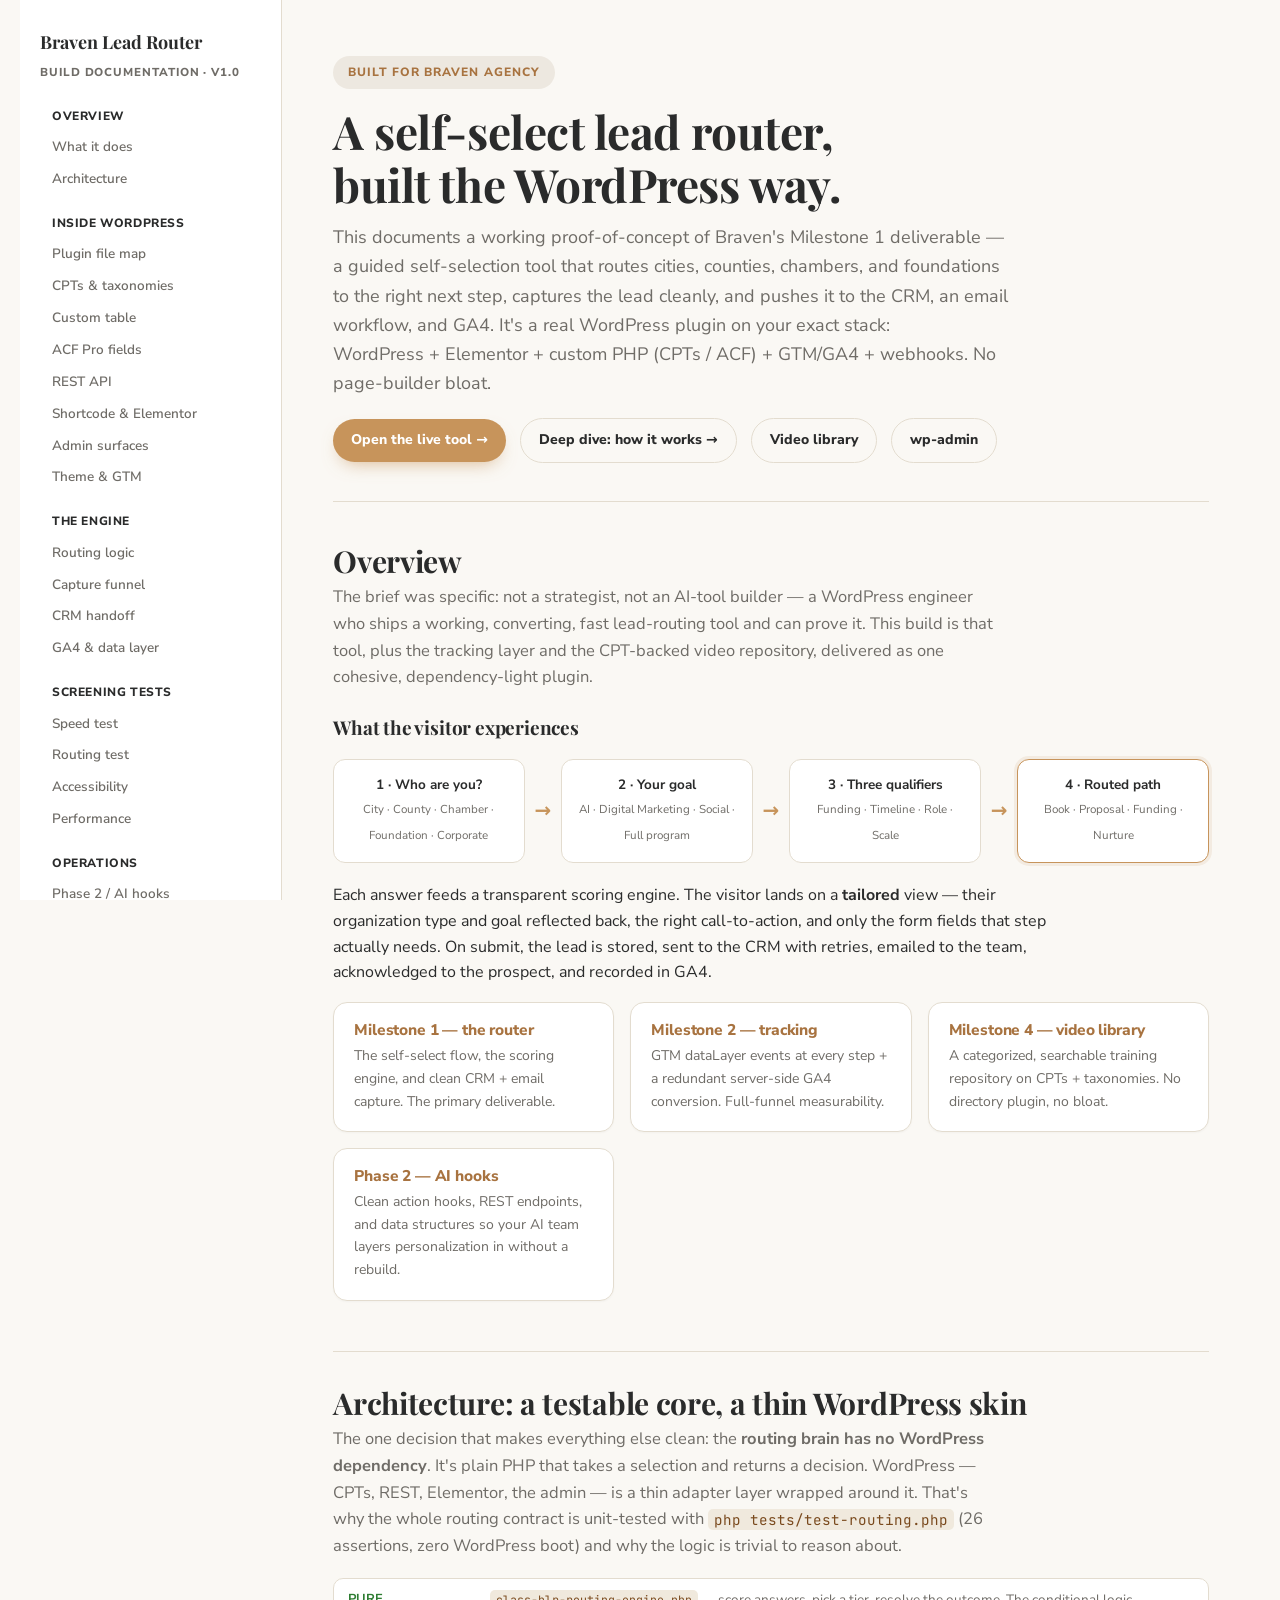
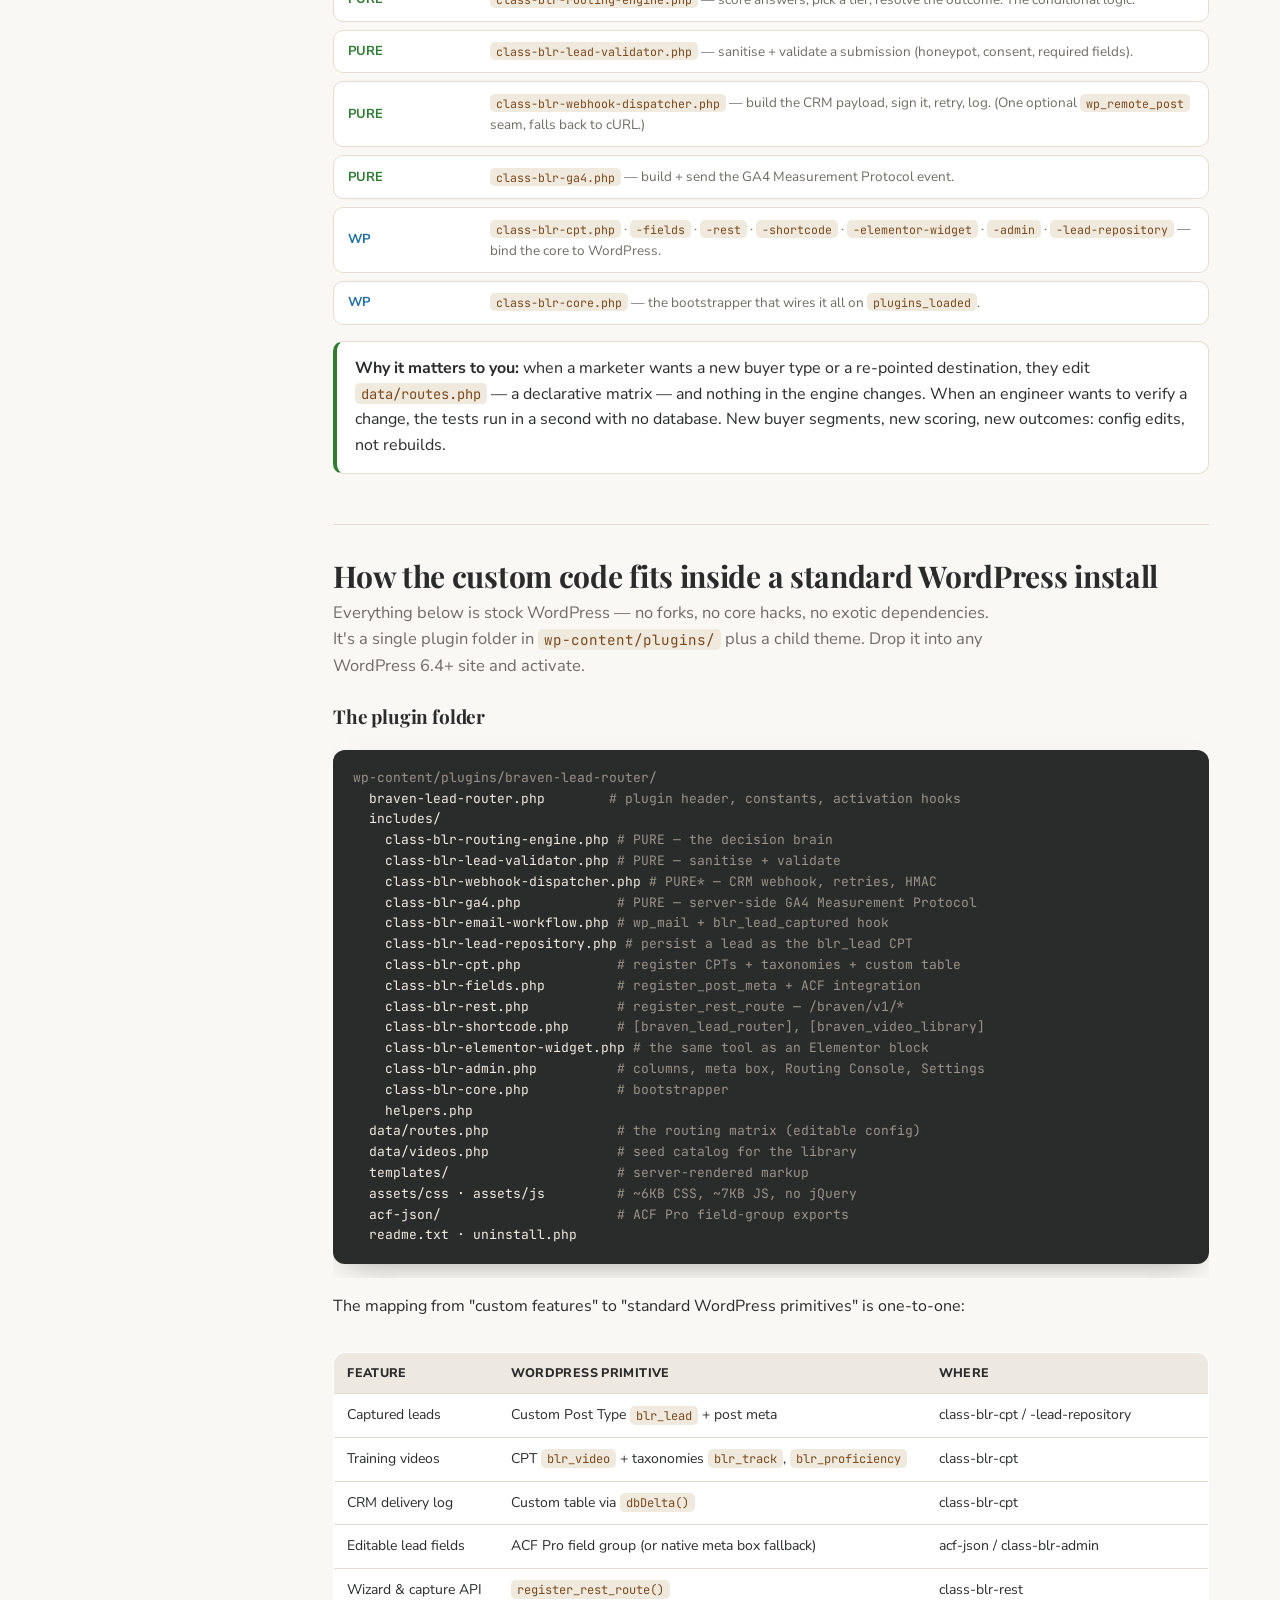
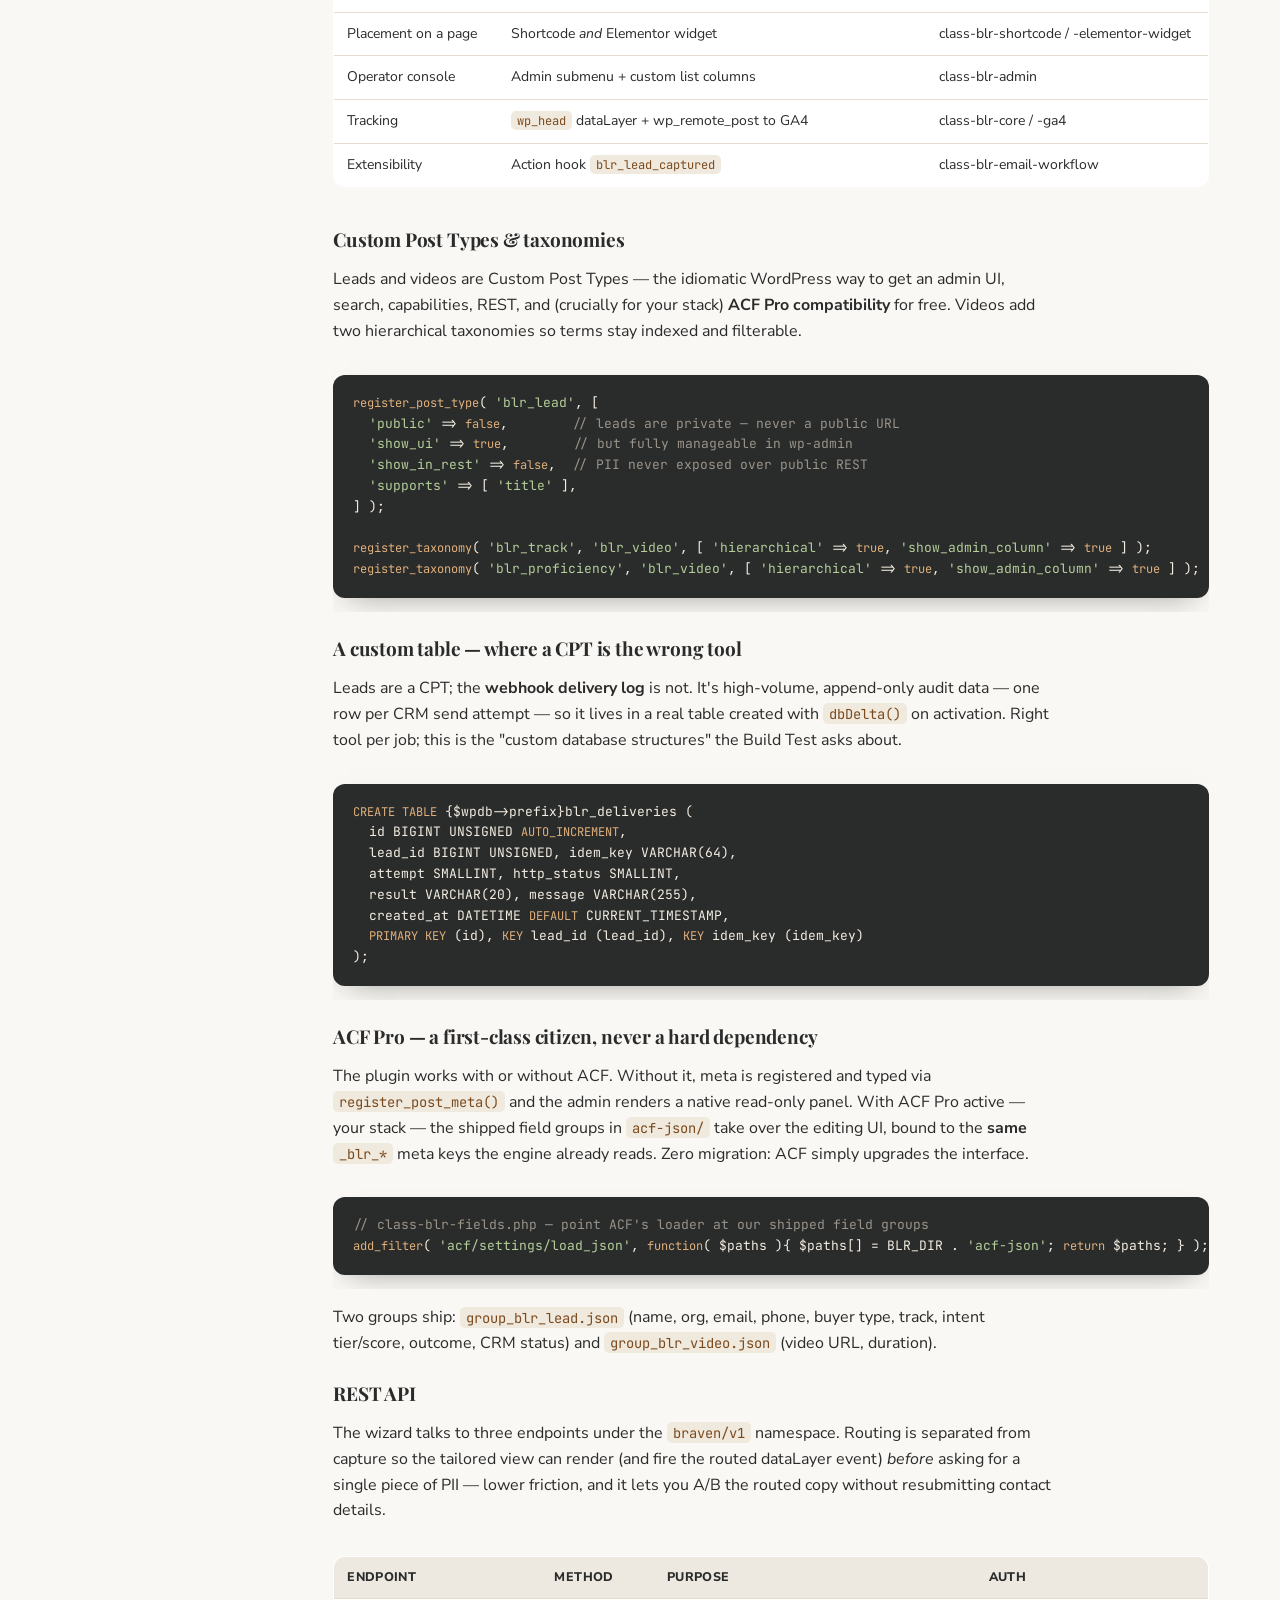
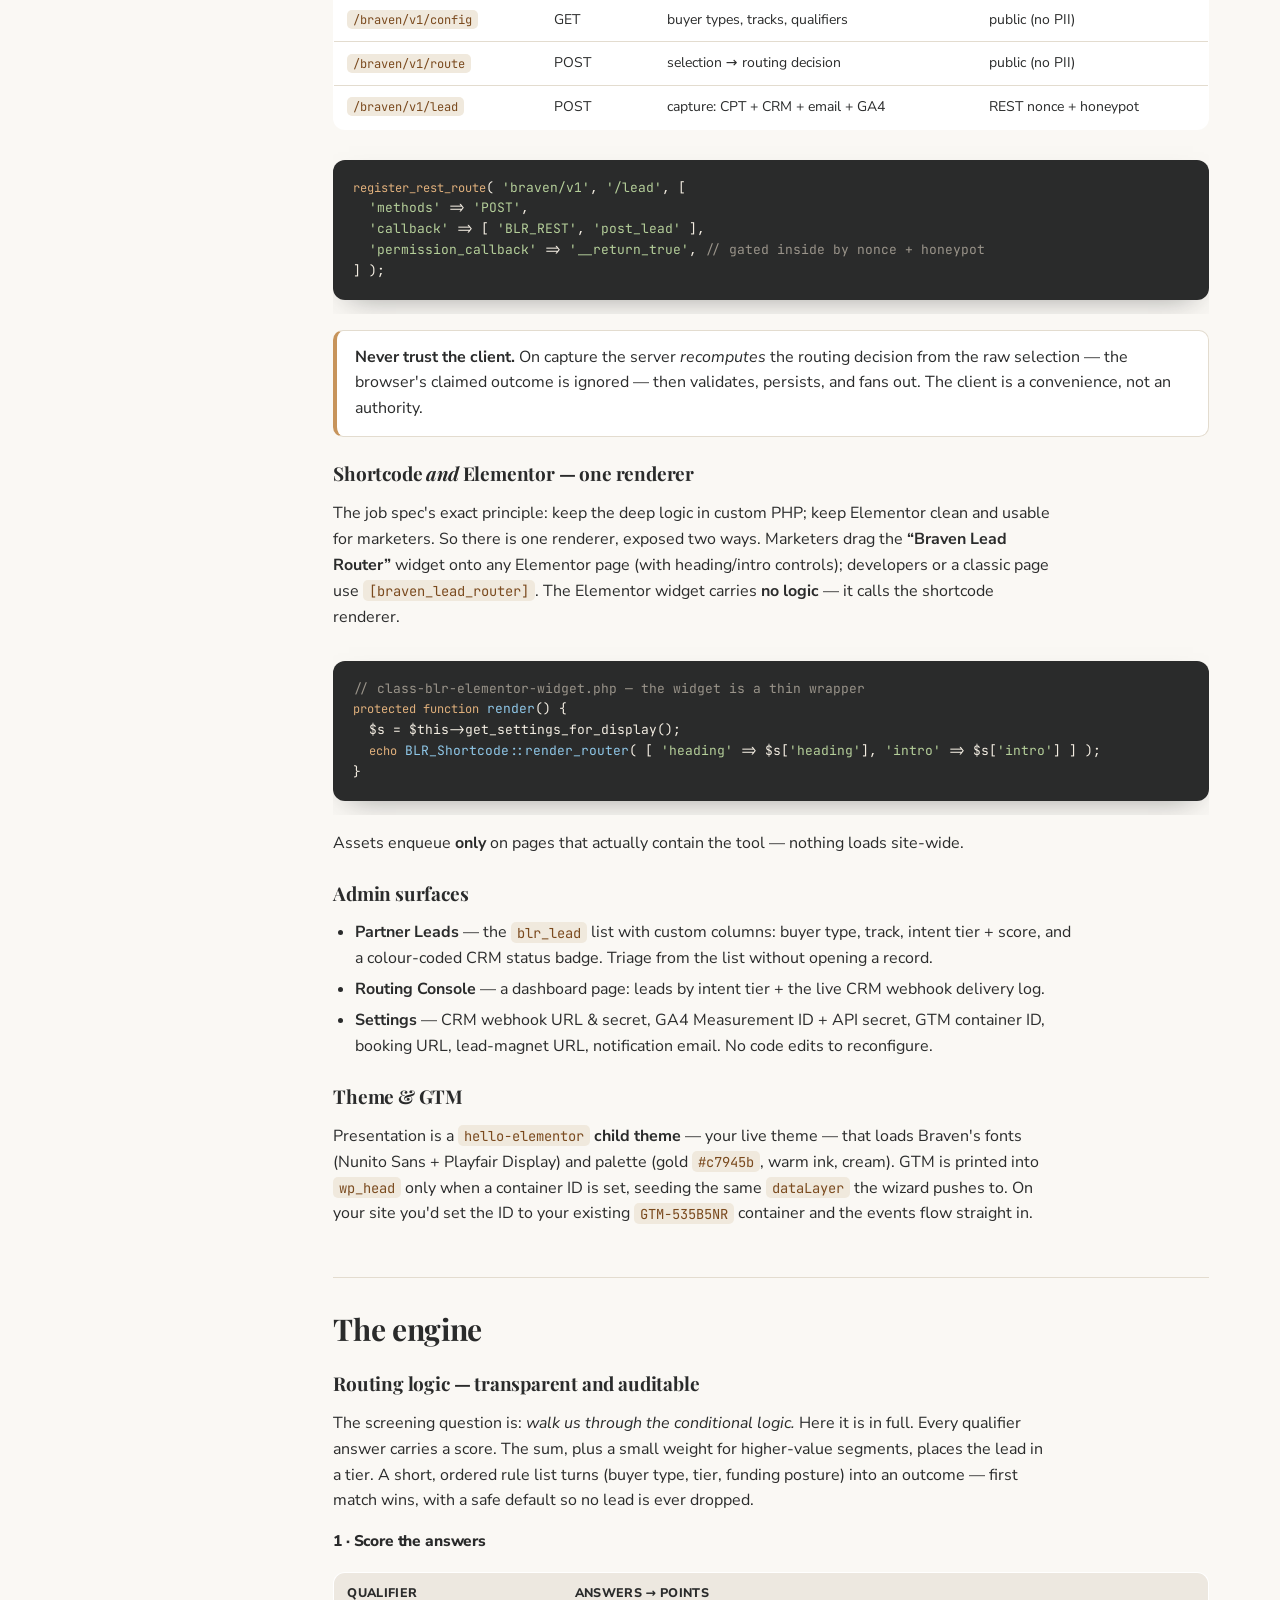
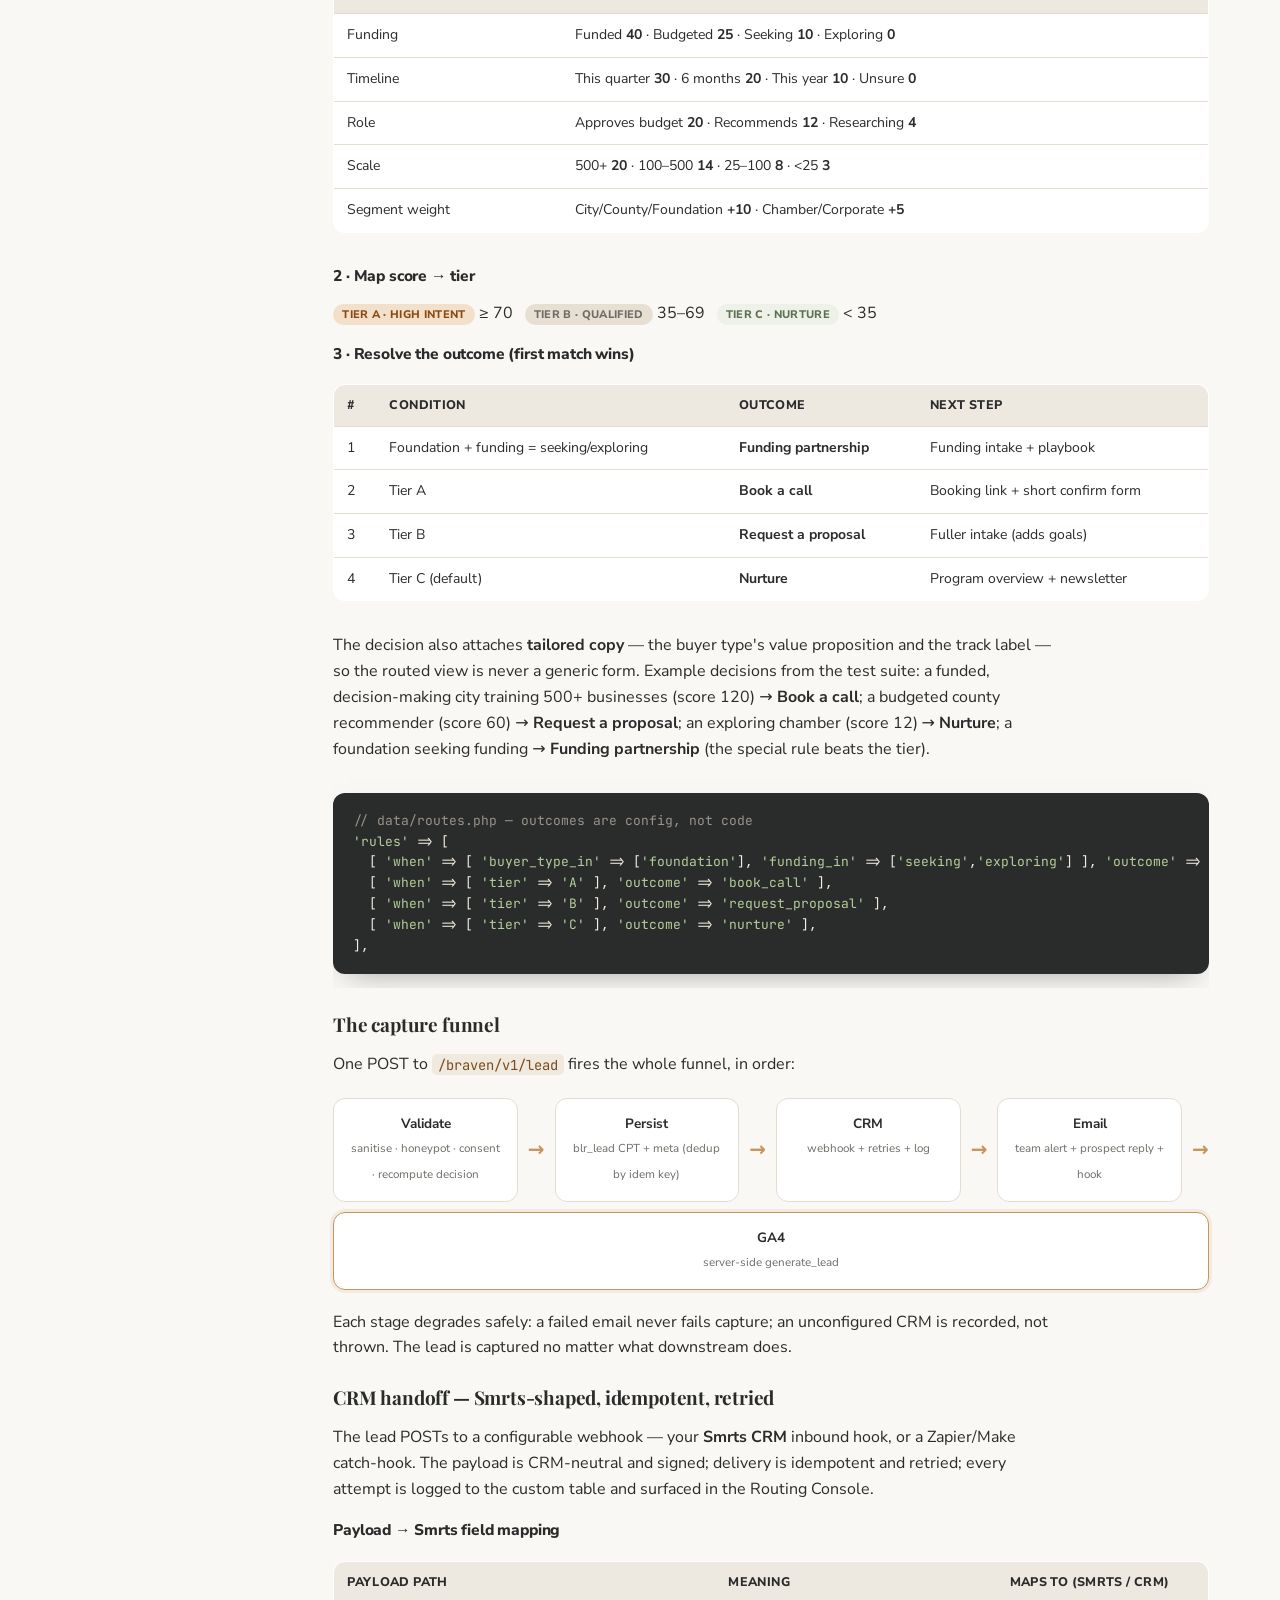
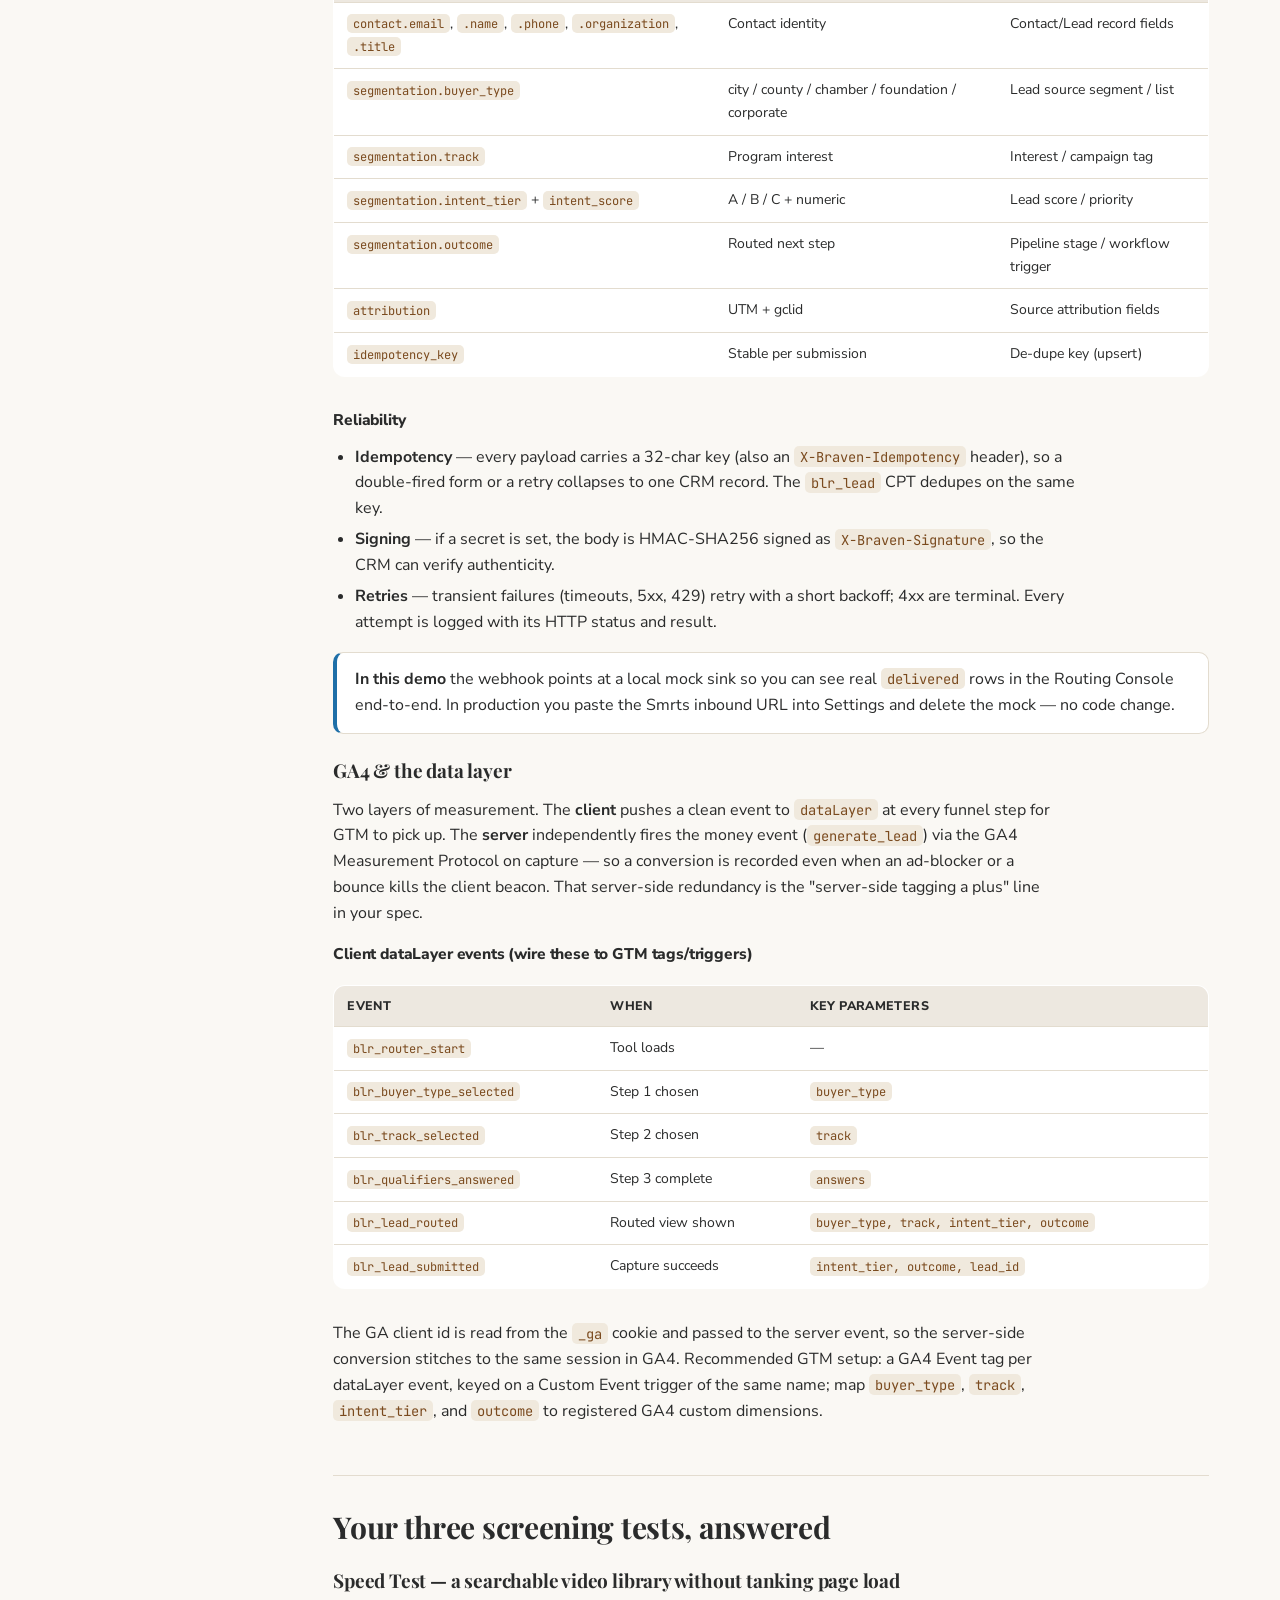
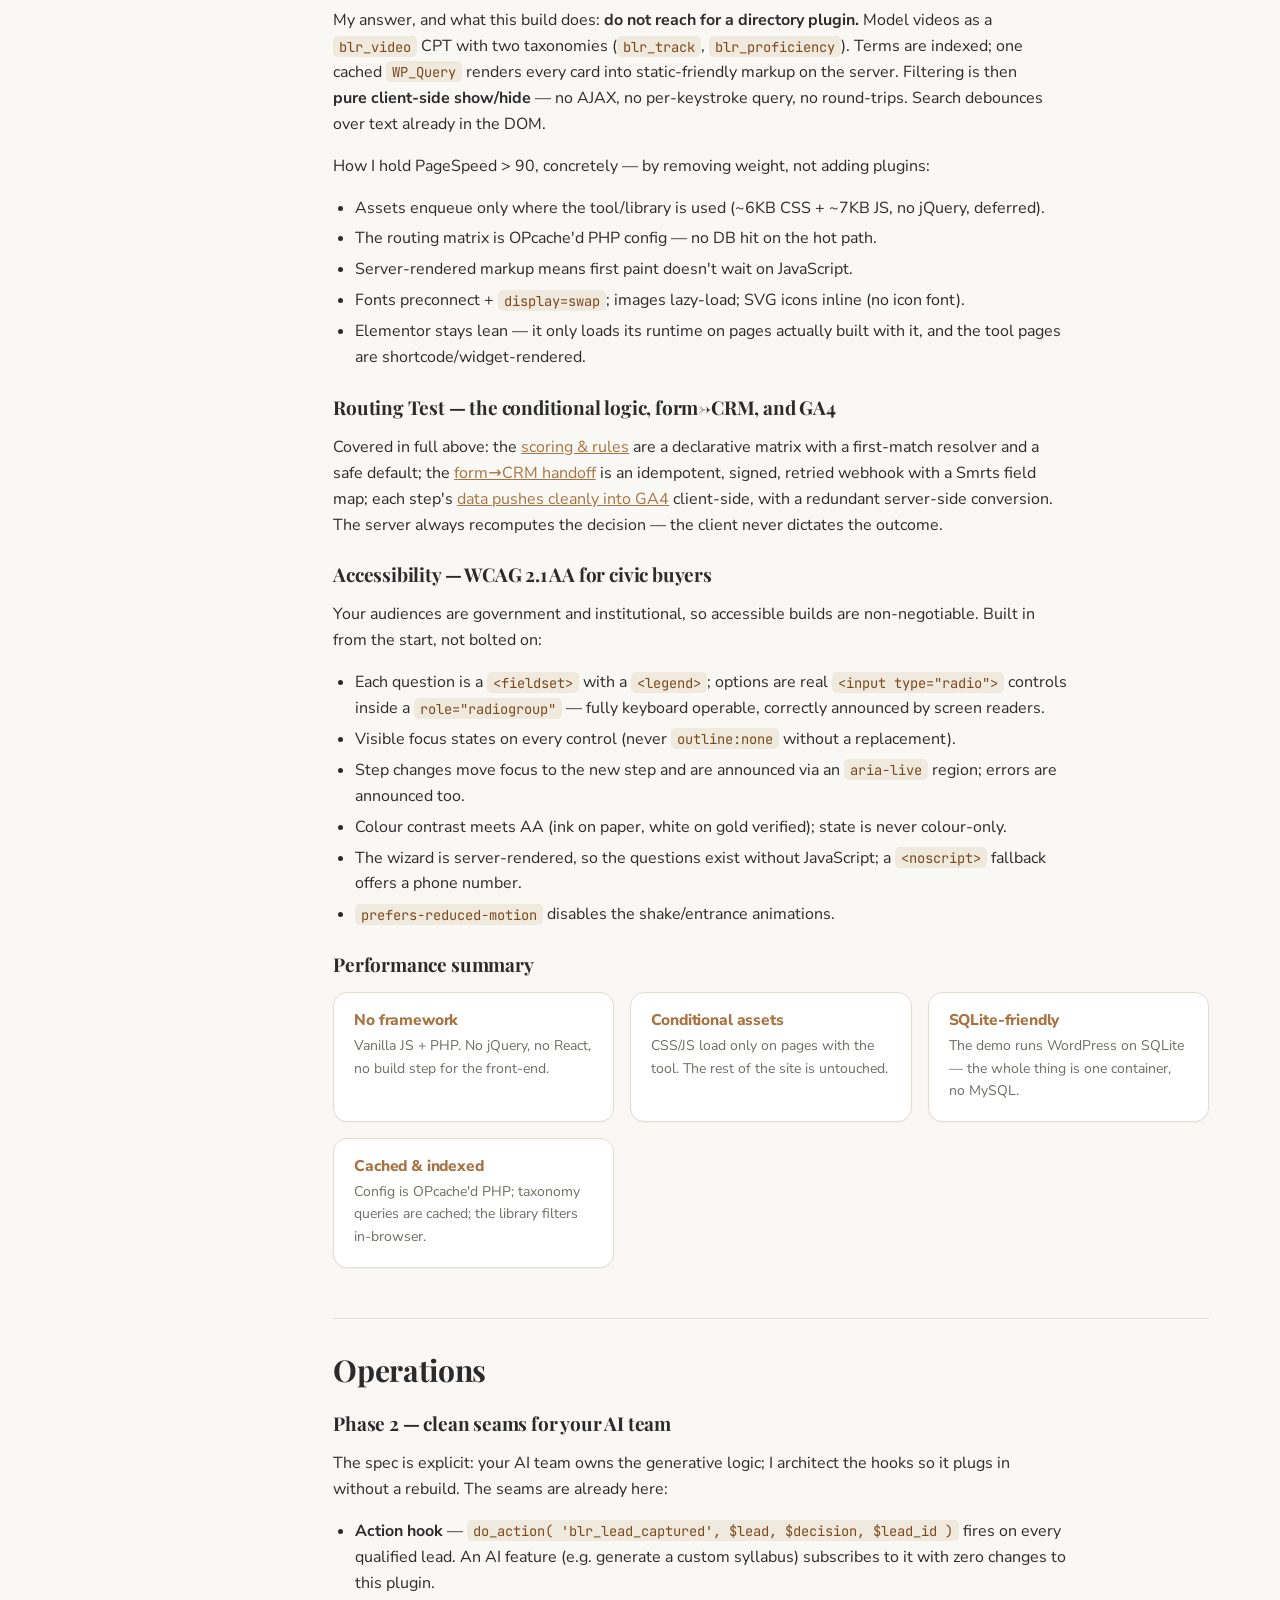
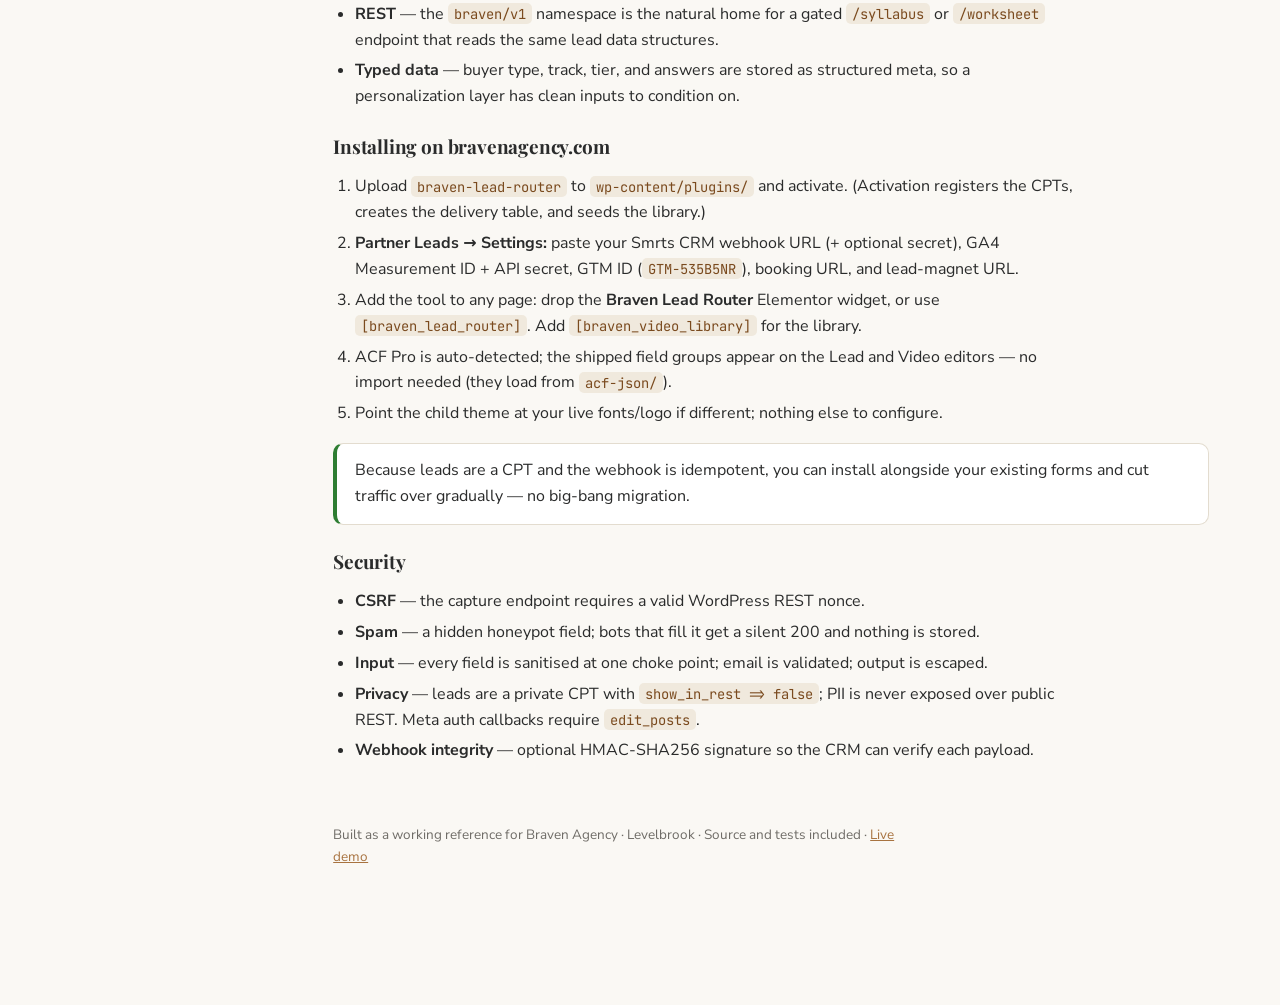
<file: docs/index.html>
<!DOCTYPE html>
<html lang="en">
<head>
<meta charset="utf-8">
<meta name="viewport" content="width=device-width, initial-scale=1">
<title>Braven Lead Router — Build Documentation</title>
<meta name="robots" content="noindex">
<link rel="preconnect" href="https://fonts.gstatic.com" crossorigin>
<link href="https://fonts.googleapis.com/css2?family=Nunito+Sans:wght@300;400;600;700;800&family=Playfair+Display:wght@500;600;700&family=JetBrains+Mono:wght@400;600&display=swap" rel="stylesheet">
<style>
:root{
  --gold:#c7945b; --gold-dk:#a87340; --tan:#ddb07c; --ink:#2a2b2b; --ink-soft:#6f6c67;
  --cream:#ede8e0; --paper:#faf8f4; --line:#e3dccf; --code-bg:#2a2b2b; --code-fg:#f3ede2;
  --ok:#2e7d32; --blue:#1e6fa8;
}
*{box-sizing:border-box}
html{scroll-behavior:smooth}
body{margin:0;font-family:'Nunito Sans',system-ui,-apple-system,'Segoe UI',sans-serif;color:var(--ink);background:var(--paper);line-height:1.62;-webkit-font-smoothing:antialiased}
h1,h2,h3,h4{font-family:'Playfair Display',Georgia,serif;color:var(--ink);line-height:1.15;letter-spacing:-.01em}
a{color:var(--gold-dk)}
code,kbd,pre,.mono{font-family:'JetBrains Mono',ui-monospace,Menlo,monospace}
:not(pre)>code{background:#f0e9dd;color:#7a4a1e;padding:1.5px 6px;border-radius:5px;font-size:.86em}
pre{background:var(--code-bg);color:var(--code-fg);border-radius:12px;padding:18px 20px;overflow-x:auto;font-size:13px;line-height:1.6;margin:14px 0;box-shadow:0 12px 30px -16px rgba(42,43,43,.5)}
pre .c{color:#9a948a}/* comment */
pre .k{color:#e0b07c}/* keyword */
pre .s{color:#b5cf9a}/* string */
pre .f{color:#8fc7e8}/* function/name */

/* layout */
.wrap{display:grid;grid-template-columns:262px minmax(0,1fr);max-width:1240px;margin:0 auto;gap:0}
.side{position:sticky;top:0;align-self:start;height:100vh;overflow-y:auto;padding:28px 20px 40px;border-right:1px solid var(--line);background:#fff}
.side__brand{display:flex;align-items:center;gap:10px;margin-bottom:6px}
.side__brand b{font-family:'Playfair Display',serif;font-size:18px}
.side__tag{font-size:11.5px;color:var(--ink-soft);text-transform:uppercase;letter-spacing:.08em;font-weight:800;margin-bottom:20px}
.side nav a{display:block;color:var(--ink-soft);text-decoration:none;font-size:13.5px;font-weight:600;padding:5px 10px;border-radius:7px;border-left:2px solid transparent}
.side nav a:hover{color:var(--ink);background:var(--paper)}
.side nav a.h2{margin-top:14px;color:var(--ink);font-weight:800;font-size:12px;text-transform:uppercase;letter-spacing:.05em}
.main{padding:0 clamp(20px,4vw,64px) 90px;min-width:0}

/* hero */
.hero{padding:56px 0 30px;border-bottom:1px solid var(--line);margin-bottom:8px}
.eyebrow{display:inline-block;font-size:12px;font-weight:800;letter-spacing:.09em;text-transform:uppercase;color:var(--gold-dk);background:var(--cream);padding:7px 15px;border-radius:999px;margin-bottom:16px}
.hero h1{font-size:clamp(30px,5vw,46px);margin:0 0 12px;max-width:20ch}
.hero p{font-size:18px;color:var(--ink-soft);max-width:62ch;margin:0 0 20px}
.hero .links a{display:inline-block;margin-right:10px;margin-bottom:8px;font-weight:800;font-size:14px;text-decoration:none;padding:10px 18px;border-radius:999px}
.btn-gold{background:var(--gold);color:#fff!important;box-shadow:0 8px 18px -8px rgba(199,148,91,.7)}
.btn-ghost{border:1.5px solid var(--line);color:var(--ink)!important}

section{padding:34px 0;border-bottom:1px solid var(--line)}
section:last-child{border-bottom:0}
section>h2{font-size:clamp(23px,3.4vw,30px);margin:0 0 6px;scroll-margin-top:18px}
.lead{color:var(--ink-soft);font-size:16.5px;max-width:66ch;margin:0 0 18px}
h3{font-size:19px;margin:26px 0 8px}
h4{font-size:15.5px;margin:18px 0 6px;font-family:'Nunito Sans',sans-serif;font-weight:800}
p,li{max-width:72ch}
ul,ol{padding-left:22px}
li{margin:5px 0}

.grid2{display:grid;grid-template-columns:repeat(auto-fit,minmax(250px,1fr));gap:16px;margin:16px 0}
.card{background:#fff;border:1px solid var(--line);border-radius:14px;padding:18px 20px;box-shadow:0 1px 2px rgba(42,43,43,.03)}
.card h4{margin-top:0;color:var(--gold-dk)}
.card p{font-size:14px;color:var(--ink-soft);margin:0}

.callout{background:#fff;border:1px solid var(--line);border-left:4px solid var(--gold);border-radius:10px;padding:14px 18px;margin:16px 0}
.callout.ok{border-left-color:var(--ok)}
.callout.info{border-left-color:var(--blue)}
.callout b{color:var(--ink)}

table{width:100%;border-collapse:collapse;margin:16px 0;font-size:14px;background:#fff;border:1px solid var(--line);border-radius:12px;overflow:hidden}
th,td{text-align:left;padding:10px 13px;border-bottom:1px solid var(--line);vertical-align:top}
th{background:var(--cream);font-weight:800;font-size:12.5px;text-transform:uppercase;letter-spacing:.03em;color:var(--ink)}
tr:last-child td{border-bottom:0}
td code{white-space:nowrap}
.scroll{overflow-x:auto}

.pill{display:inline-block;font-size:11px;font-weight:800;padding:2px 9px;border-radius:999px;background:var(--cream);color:var(--gold-dk);text-transform:uppercase;letter-spacing:.03em}
.tag-a{background:#f3e0cb;color:#8a4b12}
.tag-b{background:#e7e0d2;color:#6f6c67}
.tag-c{background:#eef1ea;color:#5b7150}

/* flow diagram */
.flow{display:flex;flex-wrap:wrap;align-items:stretch;gap:10px;margin:20px 0}
.flow .node{flex:1 1 150px;min-width:130px;background:#fff;border:1.5px solid var(--line);border-radius:12px;padding:14px;text-align:center;position:relative}
.flow .node b{display:block;font-size:13.5px}
.flow .node span{font-size:11.5px;color:var(--ink-soft)}
.flow .node.hot{border-color:var(--gold);box-shadow:0 0 0 3px rgba(199,148,91,.12)}
.arrow{align-self:center;color:var(--gold);font-weight:800;font-size:20px}
.layer{display:grid;gap:8px;margin:16px 0}
.layer .row{display:grid;grid-template-columns:130px 1fr;gap:12px;align-items:center;background:#fff;border:1px solid var(--line);border-radius:10px;padding:10px 14px}
.layer .row b{font-size:13px}
.layer .row.pure b{color:var(--ok)} .layer .row.wp b{color:var(--blue)}
.layer .row span{font-size:13.5px;color:var(--ink-soft)}
.k{font-size:12px;color:var(--ink-soft)}
.foot{padding:30px 0 0;color:var(--ink-soft);font-size:13.5px}
@media(max-width:860px){.wrap{grid-template-columns:1fr}.side{display:none}}
</style>
</head>
<body>
<div class="wrap">
<aside class="side">
  <div class="side__brand"><b>Braven Lead Router</b></div>
  <div class="side__tag">Build Documentation · v1.0</div>
  <nav>
    <a class="h2" href="#overview">Overview</a>
    <a href="#what">What it does</a>
    <a href="#architecture">Architecture</a>
    <a class="h2" href="#wp">Inside WordPress</a>
    <a href="#files">Plugin file map</a>
    <a href="#cpt">CPTs &amp; taxonomies</a>
    <a href="#table">Custom table</a>
    <a href="#acf">ACF Pro fields</a>
    <a href="#rest">REST API</a>
    <a href="#shortcode">Shortcode &amp; Elementor</a>
    <a href="#admin">Admin surfaces</a>
    <a href="#theme">Theme &amp; GTM</a>
    <a class="h2" href="#engine">The engine</a>
    <a href="#routing">Routing logic</a>
    <a href="#funnel">Capture funnel</a>
    <a href="#crm">CRM handoff</a>
    <a href="#ga4">GA4 &amp; data layer</a>
    <a class="h2" href="#tests">Screening tests</a>
    <a href="#speed">Speed test</a>
    <a href="#routetest">Routing test</a>
    <a href="#a11y">Accessibility</a>
    <a href="#perf">Performance</a>
    <a class="h2" href="#ops">Operations</a>
    <a href="#phase2">Phase 2 / AI hooks</a>
    <a href="#install">Install on bravenagency.com</a>
    <a href="#security">Security</a>
  </nav>
</aside>

<main class="main">

  <div class="hero">
    <span class="eyebrow">Built for Braven Agency</span>
    <h1>A self-select lead router, built the WordPress way.</h1>
    <p>This documents a working proof-of-concept of Braven's Milestone&nbsp;1 deliverable — a
      guided self-selection tool that routes cities, counties, chambers, and foundations to the
      right next step, captures the lead cleanly, and pushes it to the CRM, an email workflow, and
      GA4. It's a real WordPress plugin on your exact stack: WordPress&nbsp;+&nbsp;Elementor&nbsp;+&nbsp;custom
      PHP (CPTs&nbsp;/&nbsp;ACF)&nbsp;+&nbsp;GTM/GA4&nbsp;+&nbsp;webhooks. No page-builder bloat.</p>
    <div class="links">
      <a class="btn-gold" href="https://braven-demo.levelbrook.com/">Open the live tool →</a>
      <a class="btn-ghost" href="how-it-works.html">Deep dive: how it works →</a>
      <a class="btn-ghost" href="https://braven-demo.levelbrook.com/training-library/">Video library</a>
      <a class="btn-ghost" href="https://braven-demo.levelbrook.com/wp-admin/">wp-admin</a>
    </div>
  </div>

  <!-- OVERVIEW -->
  <section id="overview">
    <h2>Overview</h2>
    <p class="lead">The brief was specific: not a strategist, not an AI-tool builder — a WordPress
      engineer who ships a working, converting, fast lead-routing tool and can prove it. This build is
      that tool, plus the tracking layer and the CPT-backed video repository, delivered as one cohesive,
      dependency-light plugin.</p>

    <div id="what"></div>
    <h3>What the visitor experiences</h3>
    <div class="flow">
      <div class="node"><b>1 · Who are you?</b><span>City · County · Chamber · Foundation · Corporate</span></div>
      <span class="arrow">→</span>
      <div class="node"><b>2 · Your goal</b><span>AI · Digital Marketing · Social · Full program</span></div>
      <span class="arrow">→</span>
      <div class="node"><b>3 · Three qualifiers</b><span>Funding · Timeline · Role · Scale</span></div>
      <span class="arrow">→</span>
      <div class="node hot"><b>4 · Routed path</b><span>Book · Proposal · Funding · Nurture</span></div>
    </div>
    <p>Each answer feeds a transparent scoring engine. The visitor lands on a <b>tailored</b> view —
      their organization type and goal reflected back, the right call-to-action, and only the form
      fields that step actually needs. On submit, the lead is stored, sent to the CRM with retries,
      emailed to the team, acknowledged to the prospect, and recorded in GA4.</p>

    <div class="grid2">
      <div class="card"><h4>Milestone 1 — the router</h4><p>The self-select flow, the scoring engine, and clean CRM + email capture. The primary deliverable.</p></div>
      <div class="card"><h4>Milestone 2 — tracking</h4><p>GTM dataLayer events at every step + a redundant server-side GA4 conversion. Full-funnel measurability.</p></div>
      <div class="card"><h4>Milestone 4 — video library</h4><p>A categorized, searchable training repository on CPTs + taxonomies. No directory plugin, no bloat.</p></div>
      <div class="card"><h4>Phase 2 — AI hooks</h4><p>Clean action hooks, REST endpoints, and data structures so your AI team layers personalization in without a rebuild.</p></div>
    </div>
  </section>

  <!-- ARCHITECTURE -->
  <section id="architecture">
    <h2>Architecture: a testable core, a thin WordPress skin</h2>
    <p class="lead">The one decision that makes everything else clean: the <b>routing brain has no
      WordPress dependency</b>. It's plain PHP that takes a selection and returns a decision. WordPress
      — CPTs, REST, Elementor, the admin — is a thin adapter layer wrapped around it. That's why the
      whole routing contract is unit-tested with <code>php tests/test-routing.php</code> (26 assertions,
      zero WordPress boot) and why the logic is trivial to reason about.</p>

    <div class="layer">
      <div class="row pure"><b>PURE</b><span><code>class-blr-routing-engine.php</code> — score answers, pick a tier, resolve the outcome. The conditional logic.</span></div>
      <div class="row pure"><b>PURE</b><span><code>class-blr-lead-validator.php</code> — sanitise + validate a submission (honeypot, consent, required fields).</span></div>
      <div class="row pure"><b>PURE</b><span><code>class-blr-webhook-dispatcher.php</code> — build the CRM payload, sign it, retry, log. (One optional <code>wp_remote_post</code> seam, falls back to cURL.)</span></div>
      <div class="row pure"><b>PURE</b><span><code>class-blr-ga4.php</code> — build + send the GA4 Measurement Protocol event.</span></div>
      <div class="row wp"><b>WP</b><span><code>class-blr-cpt.php</code> · <code>-fields</code> · <code>-rest</code> · <code>-shortcode</code> · <code>-elementor-widget</code> · <code>-admin</code> · <code>-lead-repository</code> — bind the core to WordPress.</span></div>
      <div class="row wp"><b>WP</b><span><code>class-blr-core.php</code> — the bootstrapper that wires it all on <code>plugins_loaded</code>.</span></div>
    </div>

    <div class="callout ok"><b>Why it matters to you:</b> when a marketer wants a new buyer type or a
      re-pointed destination, they edit <code>data/routes.php</code> — a declarative matrix — and nothing
      in the engine changes. When an engineer wants to verify a change, the tests run in a second with no
      database. New buyer segments, new scoring, new outcomes: config edits, not rebuilds.</div>
  </section>

  <!-- INSIDE WORDPRESS -->
  <section id="wp">
    <h2>How the custom code fits inside a standard WordPress install</h2>
    <p class="lead">Everything below is stock WordPress — no forks, no core hacks, no exotic
      dependencies. It's a single plugin folder in <code>wp-content/plugins/</code> plus a child theme.
      Drop it into any WordPress 6.4+ site and activate.</p>

    <div id="files"></div>
    <h3>The plugin folder</h3>
    <div class="scroll"><pre><span class="c">wp-content/plugins/braven-lead-router/</span>
  braven-lead-router.php        <span class="c"># plugin header, constants, activation hooks</span>
  includes/
    class-blr-routing-engine.php <span class="c"># PURE — the decision brain</span>
    class-blr-lead-validator.php <span class="c"># PURE — sanitise + validate</span>
    class-blr-webhook-dispatcher.php <span class="c"># PURE* — CRM webhook, retries, HMAC</span>
    class-blr-ga4.php            <span class="c"># PURE — server-side GA4 Measurement Protocol</span>
    class-blr-email-workflow.php <span class="c"># wp_mail + blr_lead_captured hook</span>
    class-blr-lead-repository.php <span class="c"># persist a lead as the blr_lead CPT</span>
    class-blr-cpt.php            <span class="c"># register CPTs + taxonomies + custom table</span>
    class-blr-fields.php         <span class="c"># register_post_meta + ACF integration</span>
    class-blr-rest.php           <span class="c"># register_rest_route — /braven/v1/*</span>
    class-blr-shortcode.php      <span class="c"># [braven_lead_router], [braven_video_library]</span>
    class-blr-elementor-widget.php <span class="c"># the same tool as an Elementor block</span>
    class-blr-admin.php          <span class="c"># columns, meta box, Routing Console, Settings</span>
    class-blr-core.php           <span class="c"># bootstrapper</span>
    helpers.php
  data/routes.php                <span class="c"># the routing matrix (editable config)</span>
  data/videos.php                <span class="c"># seed catalog for the library</span>
  templates/                     <span class="c"># server-rendered markup</span>
  assets/css · assets/js         <span class="c"># ~6KB CSS, ~7KB JS, no jQuery</span>
  acf-json/                      <span class="c"># ACF Pro field-group exports</span>
  readme.txt · uninstall.php</pre></div>
    <p>The mapping from "custom features" to "standard WordPress primitives" is one-to-one:</p>
    <div class="scroll"><table>
      <tr><th>Feature</th><th>WordPress primitive</th><th>Where</th></tr>
      <tr><td>Captured leads</td><td>Custom Post Type <code>blr_lead</code> + post meta</td><td>class-blr-cpt / -lead-repository</td></tr>
      <tr><td>Training videos</td><td>CPT <code>blr_video</code> + taxonomies <code>blr_track</code>, <code>blr_proficiency</code></td><td>class-blr-cpt</td></tr>
      <tr><td>CRM delivery log</td><td>Custom table via <code>dbDelta()</code></td><td>class-blr-cpt</td></tr>
      <tr><td>Editable lead fields</td><td>ACF Pro field group (or native meta box fallback)</td><td>acf-json / class-blr-admin</td></tr>
      <tr><td>Wizard &amp; capture API</td><td><code>register_rest_route()</code></td><td>class-blr-rest</td></tr>
      <tr><td>Placement on a page</td><td>Shortcode <em>and</em> Elementor widget</td><td>class-blr-shortcode / -elementor-widget</td></tr>
      <tr><td>Operator console</td><td>Admin submenu + custom list columns</td><td>class-blr-admin</td></tr>
      <tr><td>Tracking</td><td><code>wp_head</code> dataLayer + wp_remote_post to GA4</td><td>class-blr-core / -ga4</td></tr>
      <tr><td>Extensibility</td><td>Action hook <code>blr_lead_captured</code></td><td>class-blr-email-workflow</td></tr>
    </table></div>

    <!-- CPT -->
    <div id="cpt"></div>
    <h3>Custom Post Types &amp; taxonomies</h3>
    <p>Leads and videos are Custom Post Types — the idiomatic WordPress way to get an admin UI,
      search, capabilities, REST, and (crucially for your stack) <b>ACF Pro compatibility</b> for free.
      Videos add two hierarchical taxonomies so terms stay indexed and filterable.</p>
    <div class="scroll"><pre><span class="k">register_post_type</span>( <span class="s">'blr_lead'</span>, [
  <span class="s">'public'</span> =&gt; <span class="k">false</span>,        <span class="c">// leads are private — never a public URL</span>
  <span class="s">'show_ui'</span> =&gt; <span class="k">true</span>,        <span class="c">// but fully manageable in wp-admin</span>
  <span class="s">'show_in_rest'</span> =&gt; <span class="k">false</span>,  <span class="c">// PII never exposed over public REST</span>
  <span class="s">'supports'</span> =&gt; [ <span class="s">'title'</span> ],
] );

<span class="k">register_taxonomy</span>( <span class="s">'blr_track'</span>, <span class="s">'blr_video'</span>, [ <span class="s">'hierarchical'</span> =&gt; <span class="k">true</span>, <span class="s">'show_admin_column'</span> =&gt; <span class="k">true</span> ] );
<span class="k">register_taxonomy</span>( <span class="s">'blr_proficiency'</span>, <span class="s">'blr_video'</span>, [ <span class="s">'hierarchical'</span> =&gt; <span class="k">true</span>, <span class="s">'show_admin_column'</span> =&gt; <span class="k">true</span> ] );</pre></div>

    <!-- TABLE -->
    <div id="table"></div>
    <h3>A custom table — where a CPT is the wrong tool</h3>
    <p>Leads are a CPT; the <b>webhook delivery log</b> is not. It's high-volume, append-only audit
      data — one row per CRM send attempt — so it lives in a real table created with <code>dbDelta()</code>
      on activation. Right tool per job; this is the "custom database structures" the Build Test asks about.</p>
    <div class="scroll"><pre><span class="k">CREATE TABLE</span> {$wpdb-&gt;prefix}blr_deliveries (
  id BIGINT UNSIGNED <span class="k">AUTO_INCREMENT</span>,
  lead_id BIGINT UNSIGNED, idem_key VARCHAR(64),
  attempt SMALLINT, http_status SMALLINT,
  result VARCHAR(20), message VARCHAR(255),
  created_at DATETIME <span class="k">DEFAULT</span> CURRENT_TIMESTAMP,
  <span class="k">PRIMARY KEY</span> (id), <span class="k">KEY</span> lead_id (lead_id), <span class="k">KEY</span> idem_key (idem_key)
);</pre></div>

    <!-- ACF -->
    <div id="acf"></div>
    <h3>ACF Pro — a first-class citizen, never a hard dependency</h3>
    <p>The plugin works with or without ACF. Without it, meta is registered and typed via
      <code>register_post_meta()</code> and the admin renders a native read-only panel. With ACF Pro
      active — your stack — the shipped field groups in <code>acf-json/</code> take over the editing UI,
      bound to the <b>same</b> <code>_blr_*</code> meta keys the engine already reads. Zero migration: ACF
      simply upgrades the interface.</p>
    <div class="scroll"><pre><span class="c">// class-blr-fields.php — point ACF's loader at our shipped field groups</span>
<span class="k">add_filter</span>( <span class="s">'acf/settings/load_json'</span>, <span class="k">function</span>( $paths ){ $paths[] = BLR_DIR . <span class="s">'acf-json'</span>; <span class="k">return</span> $paths; } );</pre></div>
    <p>Two groups ship: <code>group_blr_lead.json</code> (name, org, email, phone, buyer type, track,
      intent tier/score, outcome, CRM status) and <code>group_blr_video.json</code> (video URL, duration).</p>

    <!-- REST -->
    <div id="rest"></div>
    <h3>REST API</h3>
    <p>The wizard talks to three endpoints under the <code>braven/v1</code> namespace. Routing is
      separated from capture so the tailored view can render (and fire the routed dataLayer event)
      <em>before</em> asking for a single piece of PII — lower friction, and it lets you A/B the routed
      copy without resubmitting contact details.</p>
    <div class="scroll"><table>
      <tr><th>Endpoint</th><th>Method</th><th>Purpose</th><th>Auth</th></tr>
      <tr><td><code>/braven/v1/config</code></td><td>GET</td><td>buyer types, tracks, qualifiers</td><td>public (no PII)</td></tr>
      <tr><td><code>/braven/v1/route</code></td><td>POST</td><td>selection → routing decision</td><td>public (no PII)</td></tr>
      <tr><td><code>/braven/v1/lead</code></td><td>POST</td><td>capture: CPT + CRM + email + GA4</td><td>REST nonce + honeypot</td></tr>
    </table></div>
    <div class="scroll"><pre><span class="k">register_rest_route</span>( <span class="s">'braven/v1'</span>, <span class="s">'/lead'</span>, [
  <span class="s">'methods'</span> =&gt; <span class="s">'POST'</span>,
  <span class="s">'callback'</span> =&gt; [ <span class="s">'BLR_REST'</span>, <span class="s">'post_lead'</span> ],
  <span class="s">'permission_callback'</span> =&gt; <span class="s">'__return_true'</span>, <span class="c">// gated inside by nonce + honeypot</span>
] );</pre></div>
    <div class="callout"><b>Never trust the client.</b> On capture the server <em>recomputes</em> the routing
      decision from the raw selection — the browser's claimed outcome is ignored — then validates, persists,
      and fans out. The client is a convenience, not an authority.</div>

    <!-- SHORTCODE -->
    <div id="shortcode"></div>
    <h3>Shortcode <em>and</em> Elementor — one renderer</h3>
    <p>The job spec's exact principle: keep the deep logic in custom PHP; keep Elementor clean and
      usable for marketers. So there is one renderer, exposed two ways. Marketers drag the
      <b>“Braven Lead Router”</b> widget onto any Elementor page (with heading/intro controls); developers
      or a classic page use <code>[braven_lead_router]</code>. The Elementor widget carries <b>no logic</b> —
      it calls the shortcode renderer.</p>
    <div class="scroll"><pre><span class="c">// class-blr-elementor-widget.php — the widget is a thin wrapper</span>
<span class="k">protected function</span> <span class="f">render</span>() {
  $s = $this-&gt;get_settings_for_display();
  <span class="k">echo</span> <span class="f">BLR_Shortcode::render_router</span>( [ <span class="s">'heading'</span> =&gt; $s[<span class="s">'heading'</span>], <span class="s">'intro'</span> =&gt; $s[<span class="s">'intro'</span>] ] );
}</pre></div>
    <p>Assets enqueue <b>only</b> on pages that actually contain the tool — nothing loads site-wide.</p>

    <!-- ADMIN -->
    <div id="admin"></div>
    <h3>Admin surfaces</h3>
    <ul>
      <li><b>Partner Leads</b> — the <code>blr_lead</code> list with custom columns: buyer type, track,
        intent tier + score, and a colour-coded CRM status badge. Triage from the list without opening a record.</li>
      <li><b>Routing Console</b> — a dashboard page: leads by intent tier + the live CRM webhook delivery log.</li>
      <li><b>Settings</b> — CRM webhook URL &amp; secret, GA4 Measurement ID + API secret, GTM container ID,
        booking URL, lead-magnet URL, notification email. No code edits to reconfigure.</li>
    </ul>

    <!-- THEME -->
    <div id="theme"></div>
    <h3>Theme &amp; GTM</h3>
    <p>Presentation is a <code>hello-elementor</code> <b>child theme</b> — your live theme — that loads
      Braven's fonts (Nunito Sans + Playfair Display) and palette (gold <code>#c7945b</code>, warm ink,
      cream). GTM is printed into <code>wp_head</code> only when a container ID is set, seeding the same
      <code>dataLayer</code> the wizard pushes to. On your site you'd set the ID to your existing
      <code>GTM-535B5NR</code> container and the events flow straight in.</p>
  </section>

  <!-- ENGINE -->
  <section id="engine">
    <h2>The engine</h2>

    <div id="routing"></div>
    <h3>Routing logic — transparent and auditable</h3>
    <p>The screening question is: <em>walk us through the conditional logic.</em> Here it is in full.
      Every qualifier answer carries a score. The sum, plus a small weight for higher-value segments,
      places the lead in a tier. A short, ordered rule list turns (buyer type, tier, funding posture)
      into an outcome — first match wins, with a safe default so no lead is ever dropped.</p>

    <h4>1 · Score the answers</h4>
    <div class="scroll"><table>
      <tr><th>Qualifier</th><th>Answers → points</th></tr>
      <tr><td>Funding</td><td>Funded&nbsp;<b>40</b> · Budgeted&nbsp;<b>25</b> · Seeking&nbsp;<b>10</b> · Exploring&nbsp;<b>0</b></td></tr>
      <tr><td>Timeline</td><td>This quarter&nbsp;<b>30</b> · 6 months&nbsp;<b>20</b> · This year&nbsp;<b>10</b> · Unsure&nbsp;<b>0</b></td></tr>
      <tr><td>Role</td><td>Approves budget&nbsp;<b>20</b> · Recommends&nbsp;<b>12</b> · Researching&nbsp;<b>4</b></td></tr>
      <tr><td>Scale</td><td>500+&nbsp;<b>20</b> · 100–500&nbsp;<b>14</b> · 25–100&nbsp;<b>8</b> · &lt;25&nbsp;<b>3</b></td></tr>
      <tr><td>Segment weight</td><td>City/County/Foundation&nbsp;<b>+10</b> · Chamber/Corporate&nbsp;<b>+5</b></td></tr>
    </table></div>

    <h4>2 · Map score → tier</h4>
    <p><span class="pill tag-a">Tier A · High intent</span> ≥ 70 &nbsp;
       <span class="pill tag-b">Tier B · Qualified</span> 35–69 &nbsp;
       <span class="pill tag-c">Tier C · Nurture</span> &lt; 35</p>

    <h4>3 · Resolve the outcome (first match wins)</h4>
    <div class="scroll"><table>
      <tr><th>#</th><th>Condition</th><th>Outcome</th><th>Next step</th></tr>
      <tr><td>1</td><td>Foundation + funding = seeking/exploring</td><td><b>Funding partnership</b></td><td>Funding intake + playbook</td></tr>
      <tr><td>2</td><td>Tier A</td><td><b>Book a call</b></td><td>Booking link + short confirm form</td></tr>
      <tr><td>3</td><td>Tier B</td><td><b>Request a proposal</b></td><td>Fuller intake (adds goals)</td></tr>
      <tr><td>4</td><td>Tier C (default)</td><td><b>Nurture</b></td><td>Program overview + newsletter</td></tr>
    </table></div>
    <p>The decision also attaches <b>tailored copy</b> — the buyer type's value proposition and the track
      label — so the routed view is never a generic form. Example decisions from the test suite: a funded,
      decision-making city training 500+ businesses (score 120) → <b>Book a call</b>; a budgeted county
      recommender (score 60) → <b>Request a proposal</b>; an exploring chamber (score 12) → <b>Nurture</b>;
      a foundation seeking funding → <b>Funding partnership</b> (the special rule beats the tier).</p>
    <div class="scroll"><pre><span class="c">// data/routes.php — outcomes are config, not code</span>
<span class="s">'rules'</span> =&gt; [
  [ <span class="s">'when'</span> =&gt; [ <span class="s">'buyer_type_in'</span> =&gt; [<span class="s">'foundation'</span>], <span class="s">'funding_in'</span> =&gt; [<span class="s">'seeking'</span>,<span class="s">'exploring'</span>] ], <span class="s">'outcome'</span> =&gt; <span class="s">'funding_partnership'</span> ],
  [ <span class="s">'when'</span> =&gt; [ <span class="s">'tier'</span> =&gt; <span class="s">'A'</span> ], <span class="s">'outcome'</span> =&gt; <span class="s">'book_call'</span> ],
  [ <span class="s">'when'</span> =&gt; [ <span class="s">'tier'</span> =&gt; <span class="s">'B'</span> ], <span class="s">'outcome'</span> =&gt; <span class="s">'request_proposal'</span> ],
  [ <span class="s">'when'</span> =&gt; [ <span class="s">'tier'</span> =&gt; <span class="s">'C'</span> ], <span class="s">'outcome'</span> =&gt; <span class="s">'nurture'</span> ],
],</pre></div>

    <!-- FUNNEL -->
    <div id="funnel"></div>
    <h3>The capture funnel</h3>
    <p>One POST to <code>/braven/v1/lead</code> fires the whole funnel, in order:</p>
    <div class="flow">
      <div class="node"><b>Validate</b><span>sanitise · honeypot · consent · recompute decision</span></div><span class="arrow">→</span>
      <div class="node"><b>Persist</b><span>blr_lead CPT + meta (dedup by idem key)</span></div><span class="arrow">→</span>
      <div class="node"><b>CRM</b><span>webhook + retries + log</span></div><span class="arrow">→</span>
      <div class="node"><b>Email</b><span>team alert + prospect reply + hook</span></div><span class="arrow">→</span>
      <div class="node hot"><b>GA4</b><span>server-side generate_lead</span></div>
    </div>
    <p>Each stage degrades safely: a failed email never fails capture; an unconfigured CRM is recorded,
      not thrown. The lead is captured no matter what downstream does.</p>

    <!-- CRM -->
    <div id="crm"></div>
    <h3>CRM handoff — Smrts-shaped, idempotent, retried</h3>
    <p>The lead POSTs to a configurable webhook — your <b>Smrts CRM</b> inbound hook, or a Zapier/Make
      catch-hook. The payload is CRM-neutral and signed; delivery is idempotent and retried; every attempt
      is logged to the custom table and surfaced in the Routing Console.</p>
    <h4>Payload → Smrts field mapping</h4>
    <div class="scroll"><table>
      <tr><th>Payload path</th><th>Meaning</th><th>Maps to (Smrts / CRM)</th></tr>
      <tr><td><code>contact.email</code>, <code>.name</code>, <code>.phone</code>, <code>.organization</code>, <code>.title</code></td><td>Contact identity</td><td>Contact/Lead record fields</td></tr>
      <tr><td><code>segmentation.buyer_type</code></td><td>city / county / chamber / foundation / corporate</td><td>Lead source segment / list</td></tr>
      <tr><td><code>segmentation.track</code></td><td>Program interest</td><td>Interest / campaign tag</td></tr>
      <tr><td><code>segmentation.intent_tier</code> + <code>intent_score</code></td><td>A / B / C + numeric</td><td>Lead score / priority</td></tr>
      <tr><td><code>segmentation.outcome</code></td><td>Routed next step</td><td>Pipeline stage / workflow trigger</td></tr>
      <tr><td><code>attribution</code></td><td>UTM + gclid</td><td>Source attribution fields</td></tr>
      <tr><td><code>idempotency_key</code></td><td>Stable per submission</td><td>De-dupe key (upsert)</td></tr>
    </table></div>
    <h4>Reliability</h4>
    <ul>
      <li><b>Idempotency</b> — every payload carries a 32-char key (also an <code>X-Braven-Idempotency</code>
        header), so a double-fired form or a retry collapses to one CRM record. The <code>blr_lead</code> CPT
        dedupes on the same key.</li>
      <li><b>Signing</b> — if a secret is set, the body is HMAC-SHA256 signed as
        <code>X-Braven-Signature</code>, so the CRM can verify authenticity.</li>
      <li><b>Retries</b> — transient failures (timeouts, 5xx, 429) retry with a short backoff; 4xx are
        terminal. Every attempt is logged with its HTTP status and result.</li>
    </ul>
    <div class="callout info"><b>In this demo</b> the webhook points at a local mock sink so you can see
      real <code>delivered</code> rows in the Routing Console end-to-end. In production you paste the Smrts
      inbound URL into Settings and delete the mock — no code change.</div>

    <!-- GA4 -->
    <div id="ga4"></div>
    <h3>GA4 &amp; the data layer</h3>
    <p>Two layers of measurement. The <b>client</b> pushes a clean event to <code>dataLayer</code> at every
      funnel step for GTM to pick up. The <b>server</b> independently fires the money event
      (<code>generate_lead</code>) via the GA4 Measurement Protocol on capture — so a conversion is recorded
      even when an ad-blocker or a bounce kills the client beacon. That server-side redundancy is the
      "server-side tagging a plus" line in your spec.</p>
    <h4>Client dataLayer events (wire these to GTM tags/triggers)</h4>
    <div class="scroll"><table>
      <tr><th>Event</th><th>When</th><th>Key parameters</th></tr>
      <tr><td><code>blr_router_start</code></td><td>Tool loads</td><td>—</td></tr>
      <tr><td><code>blr_buyer_type_selected</code></td><td>Step 1 chosen</td><td><code>buyer_type</code></td></tr>
      <tr><td><code>blr_track_selected</code></td><td>Step 2 chosen</td><td><code>track</code></td></tr>
      <tr><td><code>blr_qualifiers_answered</code></td><td>Step 3 complete</td><td><code>answers</code></td></tr>
      <tr><td><code>blr_lead_routed</code></td><td>Routed view shown</td><td><code>buyer_type, track, intent_tier, outcome</code></td></tr>
      <tr><td><code>blr_lead_submitted</code></td><td>Capture succeeds</td><td><code>intent_tier, outcome, lead_id</code></td></tr>
    </table></div>
    <p>The GA client id is read from the <code>_ga</code> cookie and passed to the server event, so the
      server-side conversion stitches to the same session in GA4. Recommended GTM setup: a GA4 Event tag per
      dataLayer event, keyed on a Custom Event trigger of the same name; map <code>buyer_type</code>,
      <code>track</code>, <code>intent_tier</code>, and <code>outcome</code> to registered GA4 custom
      dimensions.</p>
  </section>

  <!-- SCREENING TESTS -->
  <section id="tests">
    <h2>Your three screening tests, answered</h2>

    <div id="speed"></div>
    <h3>Speed Test — a searchable video library without tanking page load</h3>
    <p>My answer, and what this build does: <b>do not reach for a directory plugin.</b> Model videos as a
      <code>blr_video</code> CPT with two taxonomies (<code>blr_track</code>, <code>blr_proficiency</code>).
      Terms are indexed; one cached <code>WP_Query</code> renders every card into static-friendly markup on
      the server. Filtering is then <b>pure client-side show/hide</b> — no AJAX, no per-keystroke query, no
      round-trips. Search debounces over text already in the DOM.</p>
    <p>How I hold PageSpeed &gt; 90, concretely — by removing weight, not adding plugins:</p>
    <ul>
      <li>Assets enqueue only where the tool/library is used (~6KB CSS + ~7KB JS, no jQuery, deferred).</li>
      <li>The routing matrix is OPcache'd PHP config — no DB hit on the hot path.</li>
      <li>Server-rendered markup means first paint doesn't wait on JavaScript.</li>
      <li>Fonts preconnect + <code>display=swap</code>; images lazy-load; SVG icons inline (no icon font).</li>
      <li>Elementor stays lean — it only loads its runtime on pages actually built with it, and the tool
        pages are shortcode/widget-rendered.</li>
    </ul>

    <div id="routetest"></div>
    <h3>Routing Test — the conditional logic, form→CRM, and GA4</h3>
    <p>Covered in full above: the <a href="#routing">scoring &amp; rules</a> are a declarative matrix with a
      first-match resolver and a safe default; the <a href="#crm">form→CRM handoff</a> is an idempotent,
      signed, retried webhook with a Smrts field map; each step's <a href="#ga4">data pushes cleanly into
      GA4</a> client-side, with a redundant server-side conversion. The server always recomputes the decision
      — the client never dictates the outcome.</p>

    <div id="a11y"></div>
    <h3>Accessibility — WCAG 2.1 AA for civic buyers</h3>
    <p>Your audiences are government and institutional, so accessible builds are non-negotiable. Built in
      from the start, not bolted on:</p>
    <ul>
      <li>Each question is a <code>&lt;fieldset&gt;</code> with a <code>&lt;legend&gt;</code>; options are
        real <code>&lt;input type="radio"&gt;</code> controls inside a <code>role="radiogroup"</code> — fully
        keyboard operable, correctly announced by screen readers.</li>
      <li>Visible focus states on every control (never <code>outline:none</code> without a replacement).</li>
      <li>Step changes move focus to the new step and are announced via an <code>aria-live</code> region;
        errors are announced too.</li>
      <li>Colour contrast meets AA (ink on paper, white on gold verified); state is never colour-only.</li>
      <li>The wizard is server-rendered, so the questions exist without JavaScript; a <code>&lt;noscript&gt;</code>
        fallback offers a phone number.</li>
      <li><code>prefers-reduced-motion</code> disables the shake/entrance animations.</li>
    </ul>

    <div id="perf"></div>
    <h3>Performance summary</h3>
    <div class="grid2">
      <div class="card"><h4>No framework</h4><p>Vanilla JS + PHP. No jQuery, no React, no build step for the front-end.</p></div>
      <div class="card"><h4>Conditional assets</h4><p>CSS/JS load only on pages with the tool. The rest of the site is untouched.</p></div>
      <div class="card"><h4>SQLite-friendly</h4><p>The demo runs WordPress on SQLite — the whole thing is one container, no MySQL.</p></div>
      <div class="card"><h4>Cached &amp; indexed</h4><p>Config is OPcache'd PHP; taxonomy queries are cached; the library filters in-browser.</p></div>
    </div>
  </section>

  <!-- OPS -->
  <section id="ops">
    <h2>Operations</h2>

    <div id="phase2"></div>
    <h3>Phase 2 — clean seams for your AI team</h3>
    <p>The spec is explicit: your AI team owns the generative logic; I architect the hooks so it plugs in
      without a rebuild. The seams are already here:</p>
    <ul>
      <li><b>Action hook</b> — <code>do_action( 'blr_lead_captured', $lead, $decision, $lead_id )</code> fires
        on every qualified lead. An AI feature (e.g. generate a custom syllabus) subscribes to it with zero
        changes to this plugin.</li>
      <li><b>REST</b> — the <code>braven/v1</code> namespace is the natural home for a gated
        <code>/syllabus</code> or <code>/worksheet</code> endpoint that reads the same lead data structures.</li>
      <li><b>Typed data</b> — buyer type, track, tier, and answers are stored as structured meta, so a
        personalization layer has clean inputs to condition on.</li>
    </ul>

    <div id="install"></div>
    <h3>Installing on bravenagency.com</h3>
    <ol>
      <li>Upload <code>braven-lead-router</code> to <code>wp-content/plugins/</code> and activate. (Activation
        registers the CPTs, creates the delivery table, and seeds the library.)</li>
      <li><b>Partner Leads → Settings:</b> paste your Smrts CRM webhook URL (+ optional secret), GA4
        Measurement ID + API secret, GTM ID (<code>GTM-535B5NR</code>), booking URL, and lead-magnet URL.</li>
      <li>Add the tool to any page: drop the <b>Braven Lead Router</b> Elementor widget, or use
        <code>[braven_lead_router]</code>. Add <code>[braven_video_library]</code> for the library.</li>
      <li>ACF Pro is auto-detected; the shipped field groups appear on the Lead and Video editors — no import
        needed (they load from <code>acf-json/</code>).</li>
      <li>Point the child theme at your live fonts/logo if different; nothing else to configure.</li>
    </ol>
    <div class="callout ok">Because leads are a CPT and the webhook is idempotent, you can install alongside
      your existing forms and cut traffic over gradually — no big-bang migration.</div>

    <div id="security"></div>
    <h3>Security</h3>
    <ul>
      <li><b>CSRF</b> — the capture endpoint requires a valid WordPress REST nonce.</li>
      <li><b>Spam</b> — a hidden honeypot field; bots that fill it get a silent 200 and nothing is stored.</li>
      <li><b>Input</b> — every field is sanitised at one choke point; email is validated; output is escaped.</li>
      <li><b>Privacy</b> — leads are a private CPT with <code>show_in_rest =&gt; false</code>; PII is never
        exposed over public REST. Meta auth callbacks require <code>edit_posts</code>.</li>
      <li><b>Webhook integrity</b> — optional HMAC-SHA256 signature so the CRM can verify each payload.</li>
    </ul>

    <div class="foot">
      <p>Built as a working reference for Braven Agency · Levelbrook · Source and tests included ·
        <a href="https://braven-demo.levelbrook.com/">Live demo</a></p>
    </div>
  </section>
</main>
</div>
  <script>window.LB_CFG={endpoint:"https://levelbrook.com/e"}</script><script src="https://levelbrook.com/lb.js" defer></script>
</body>
</html>
</file>
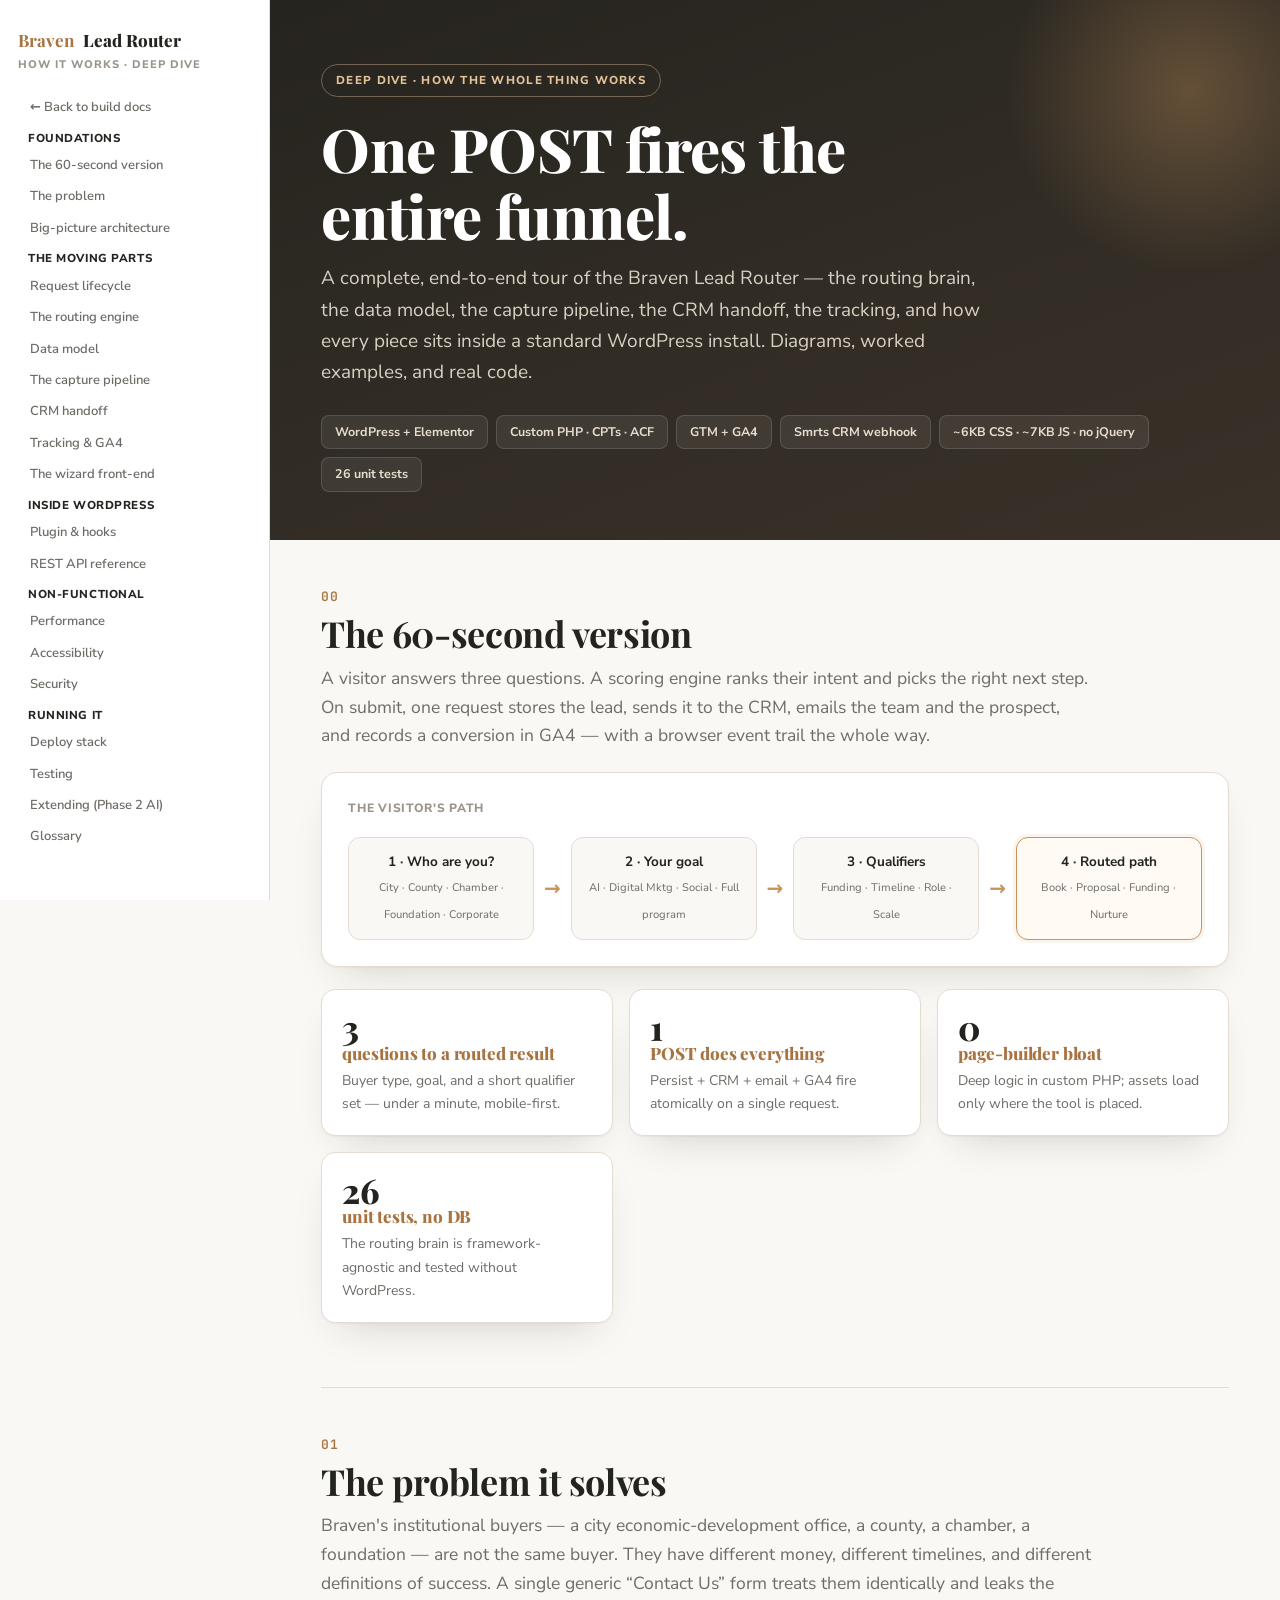
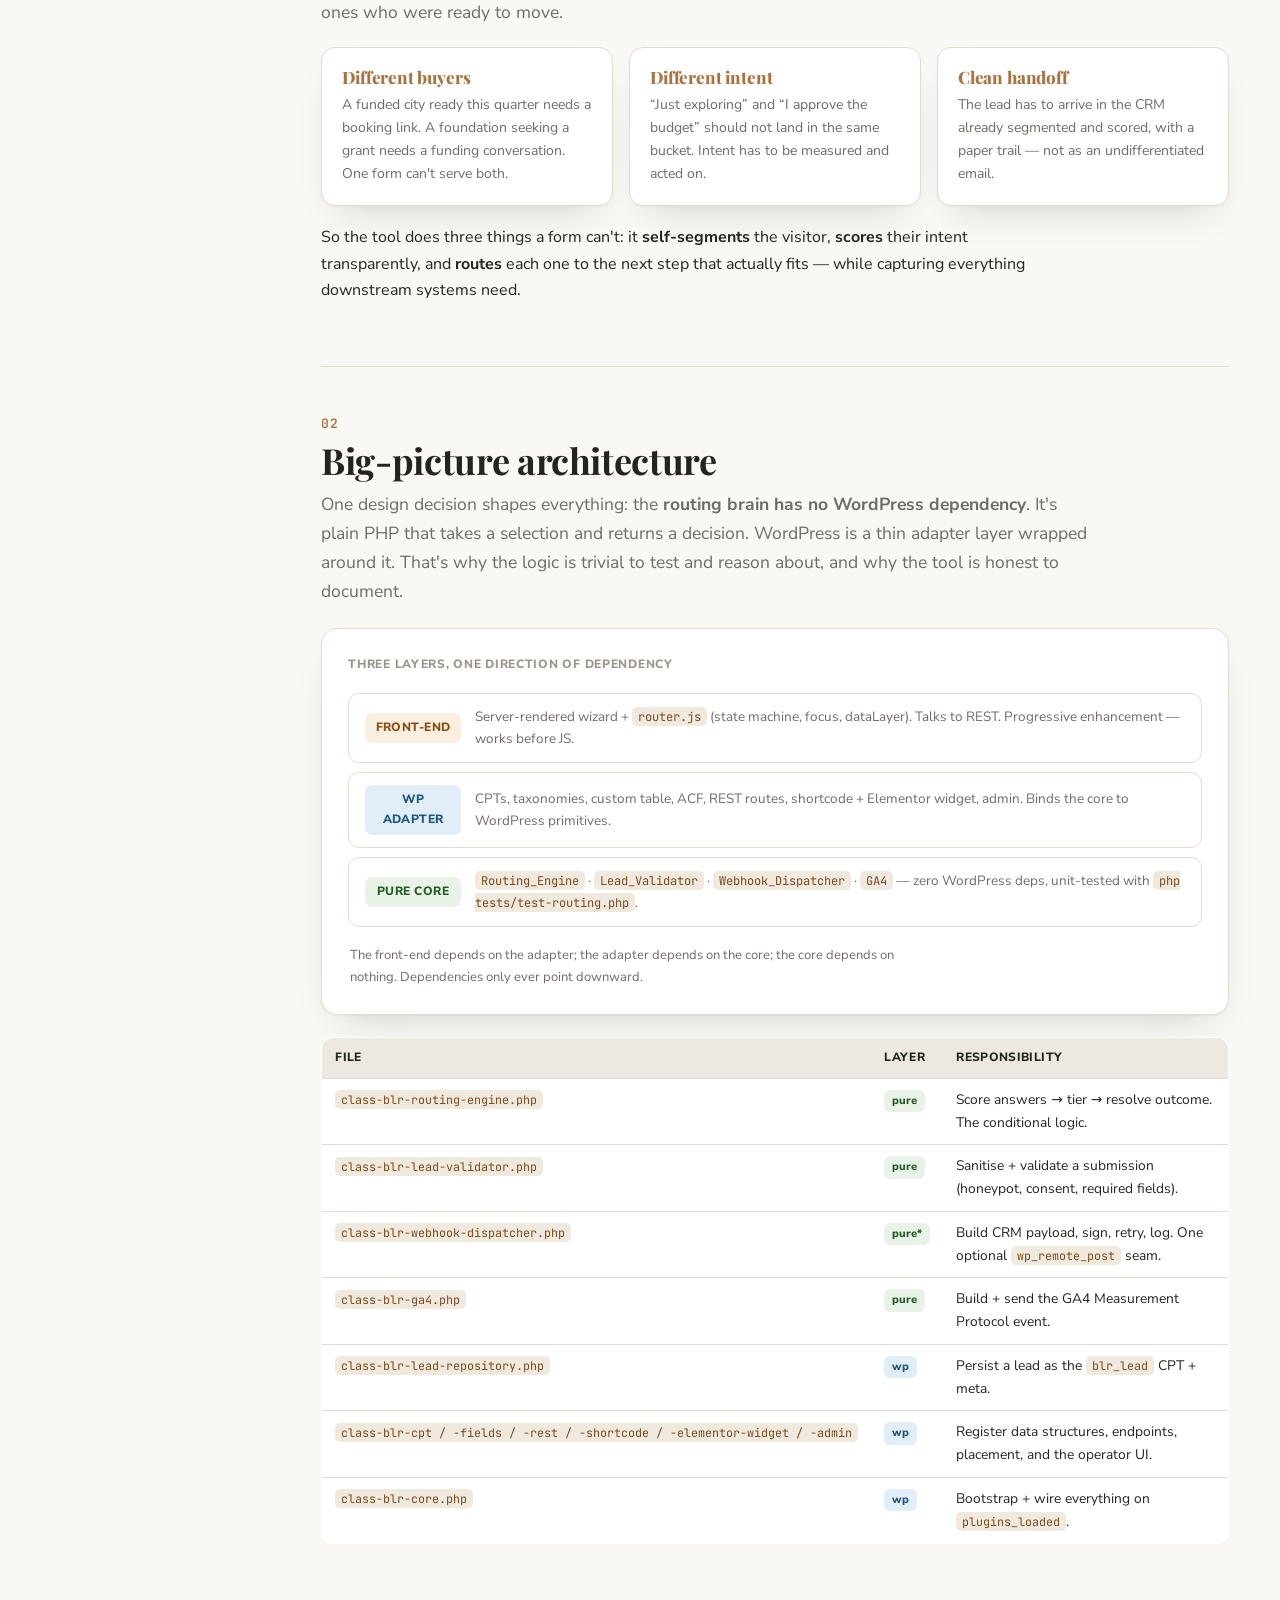
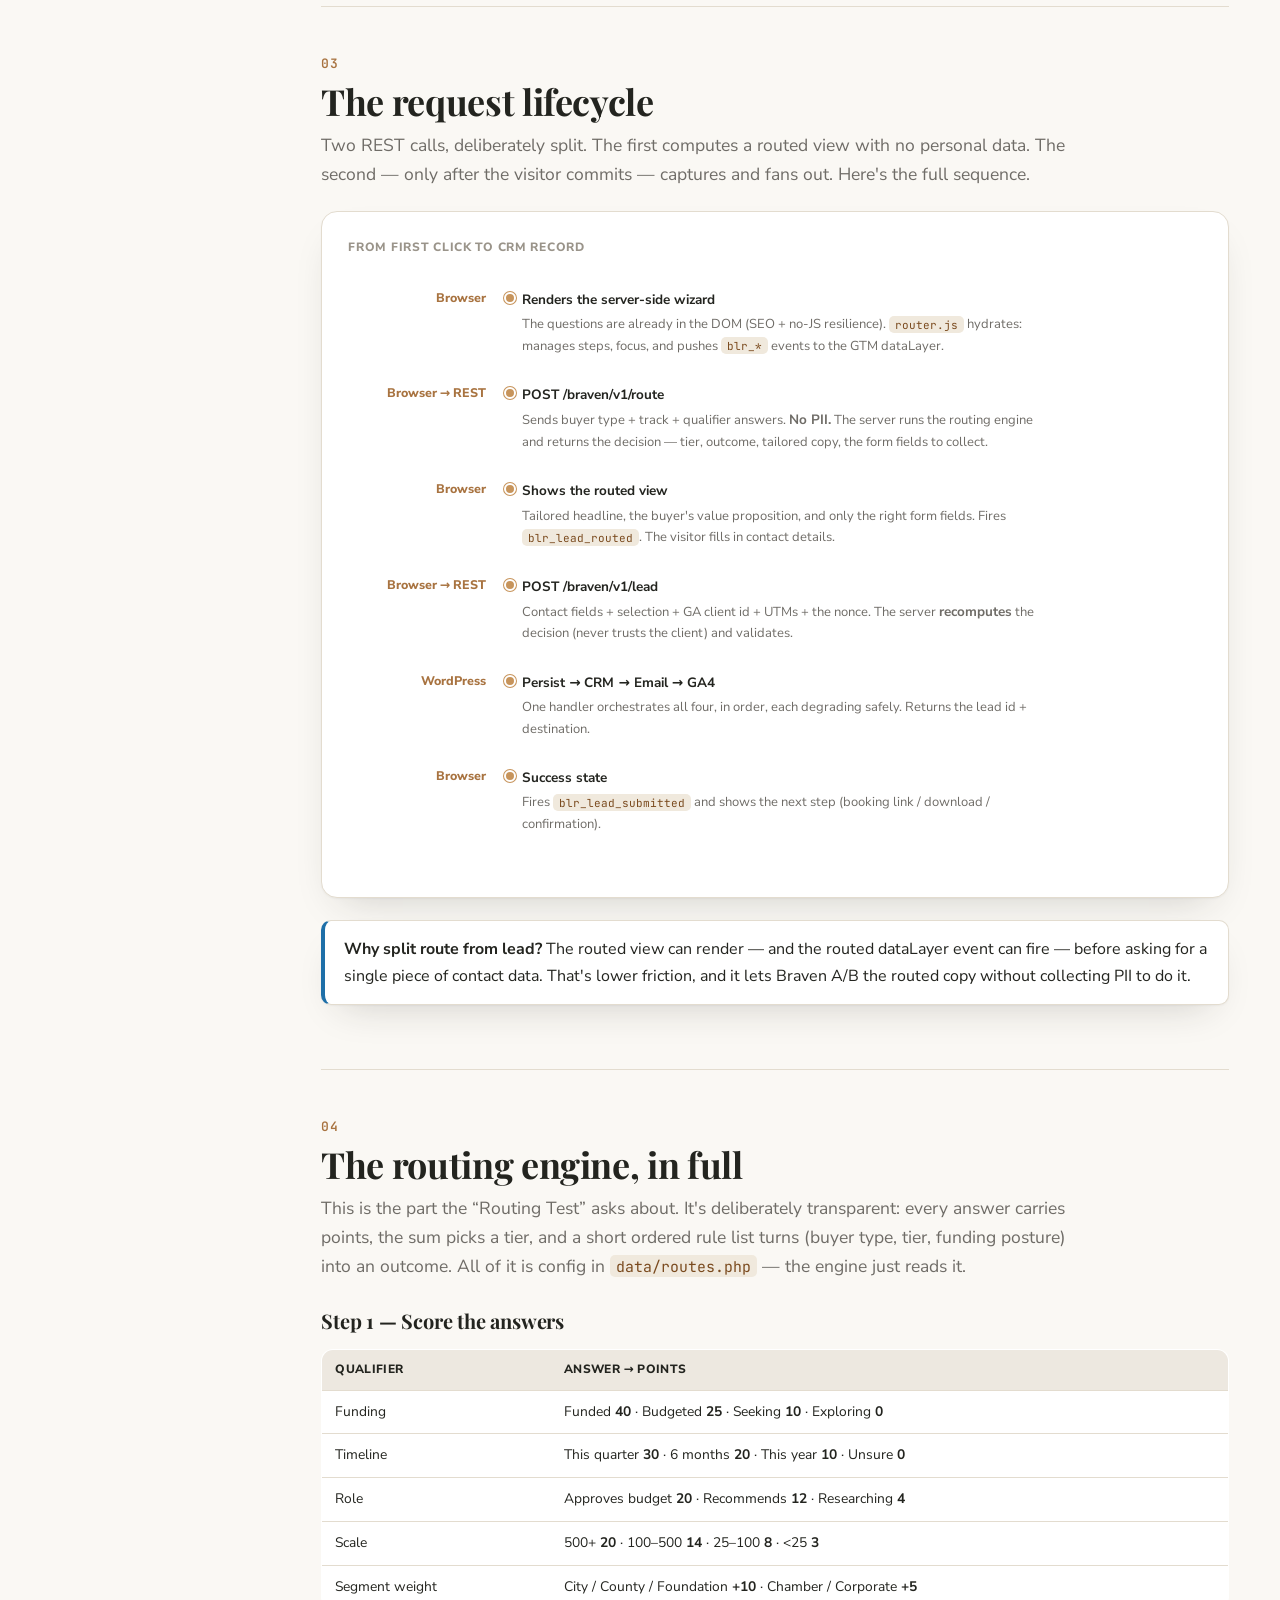
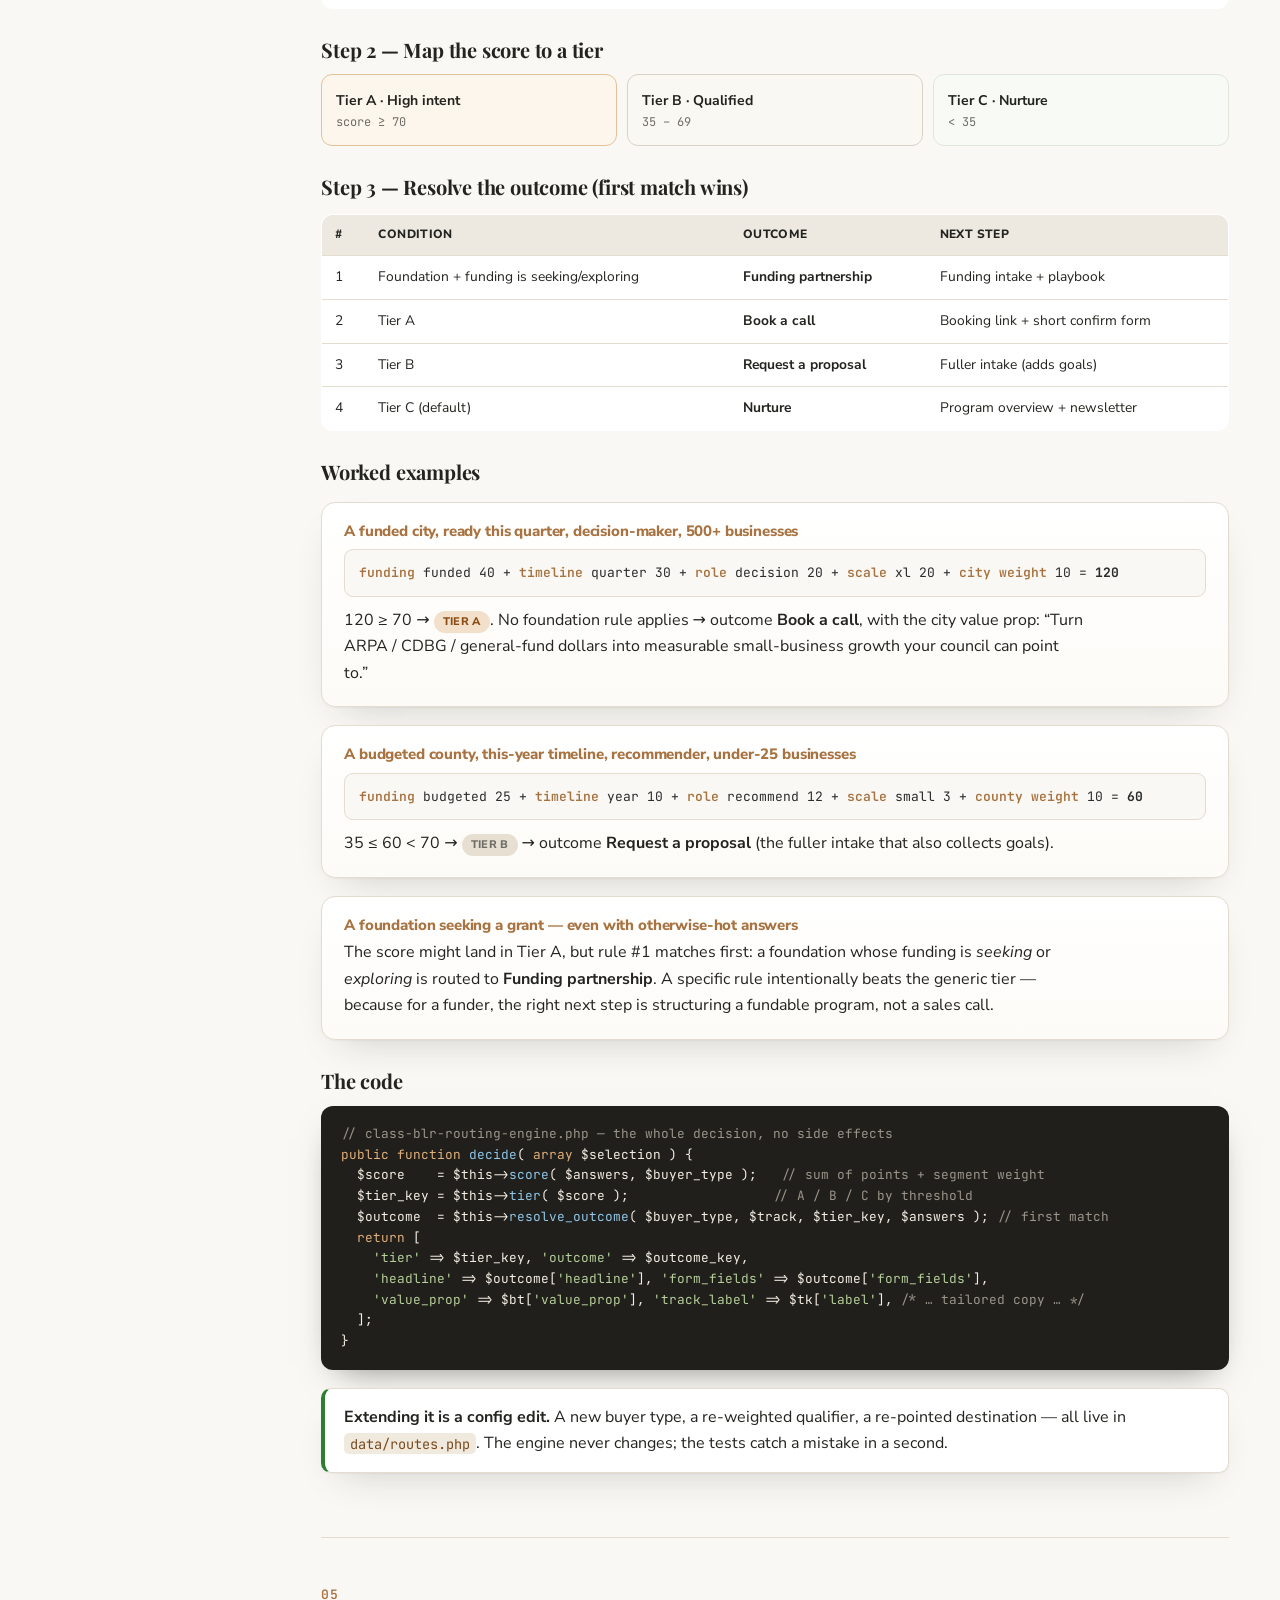
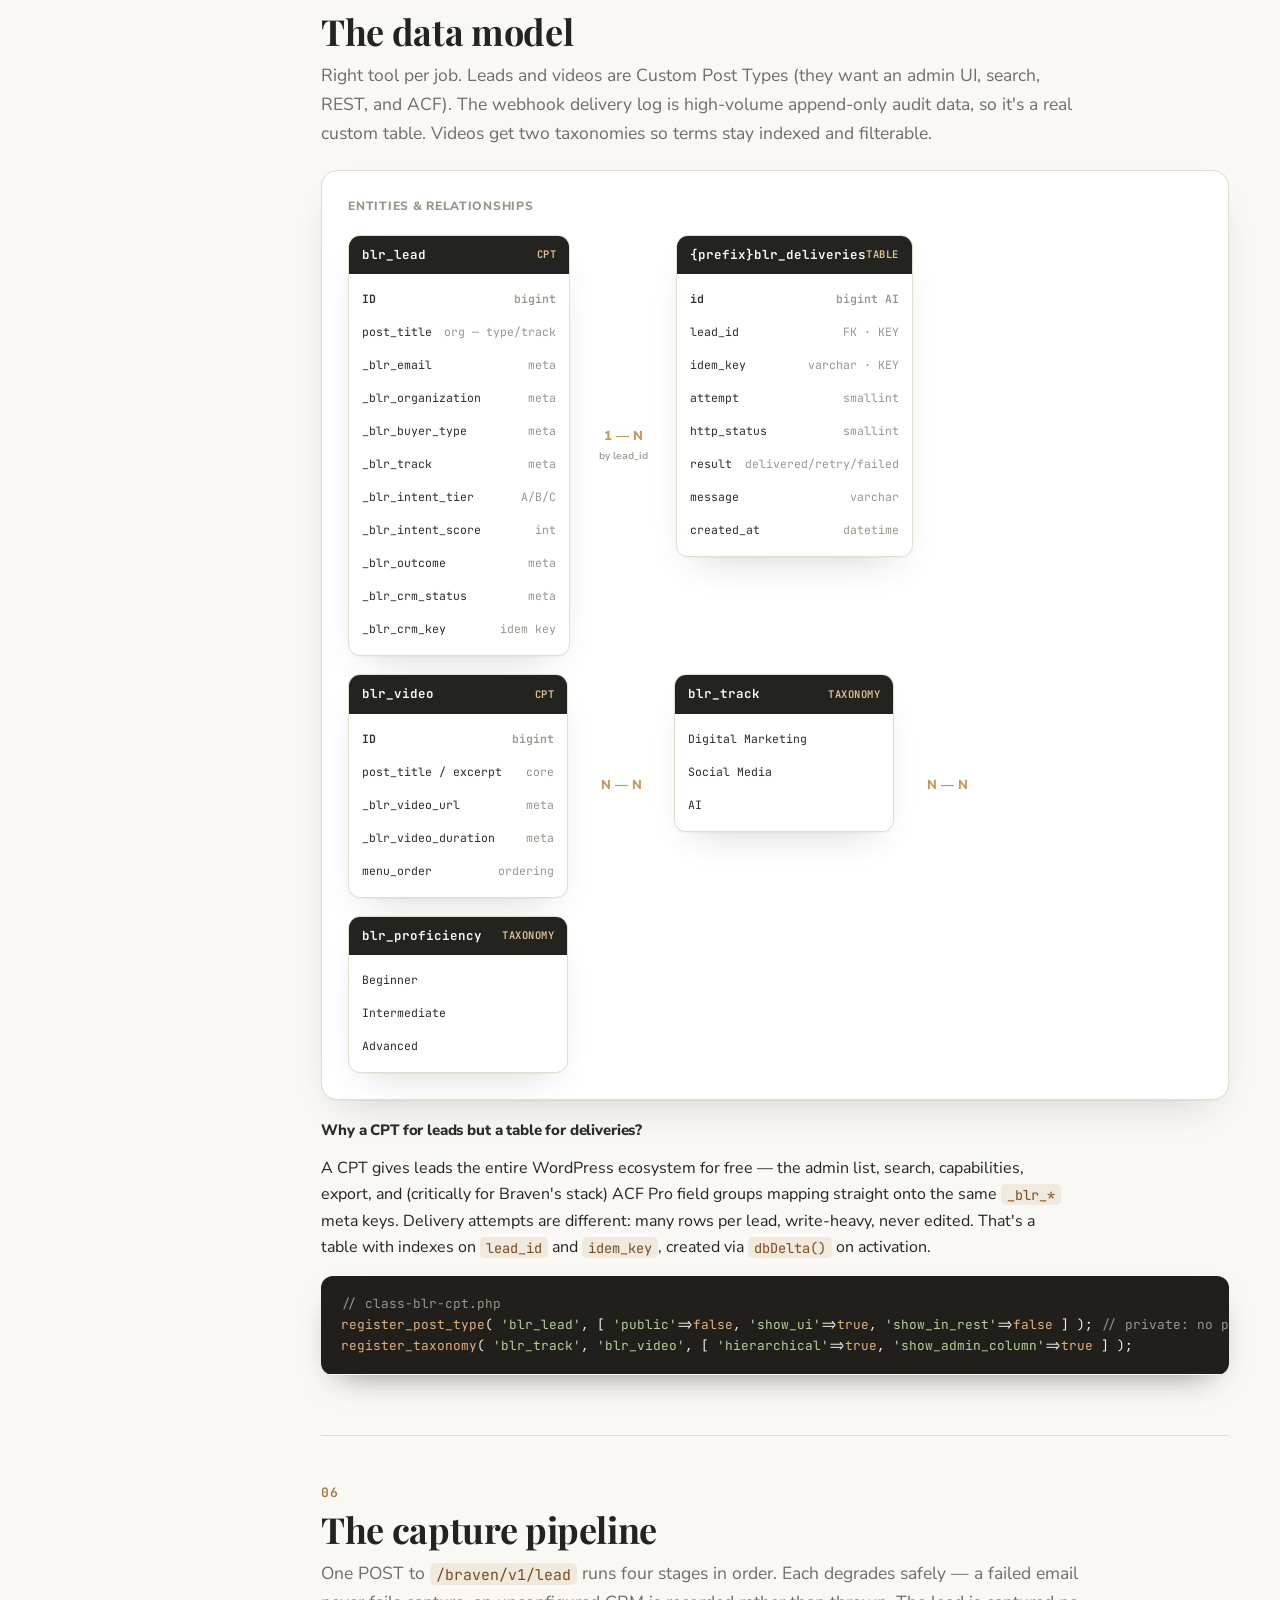
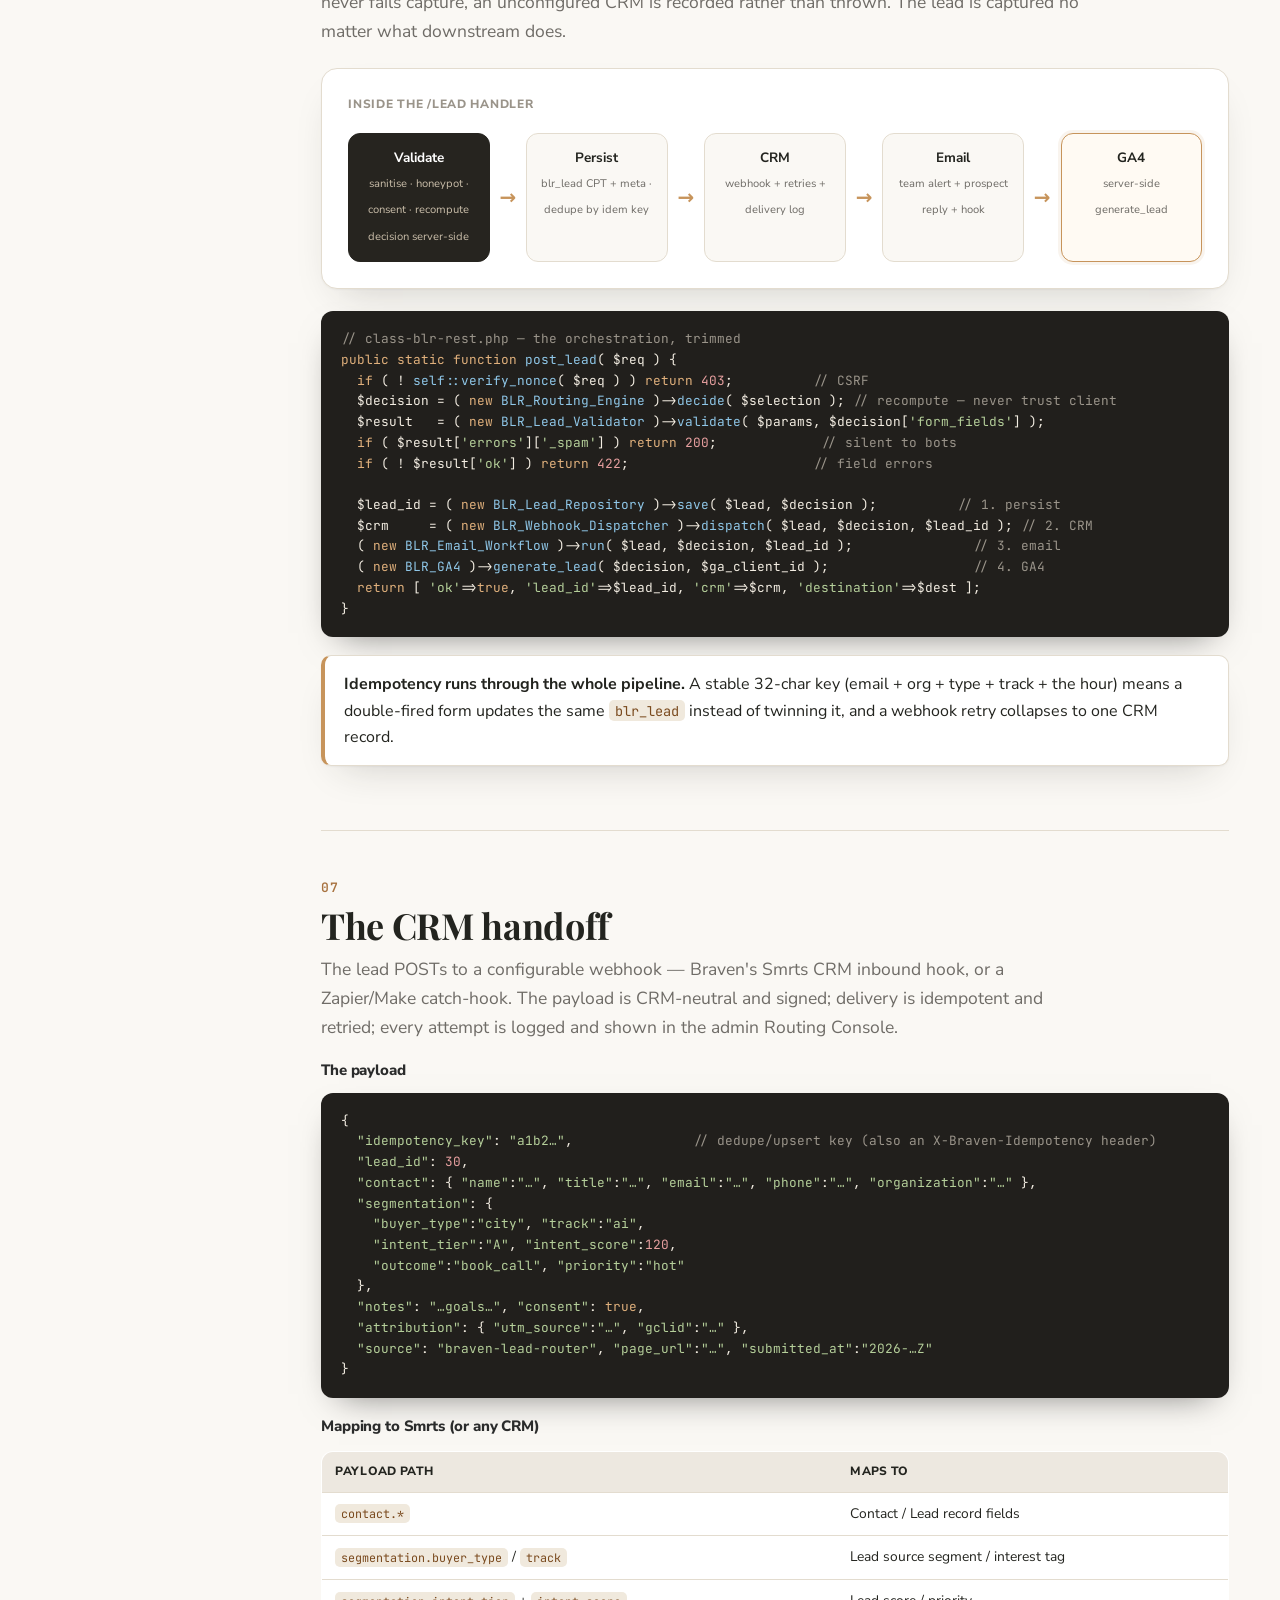
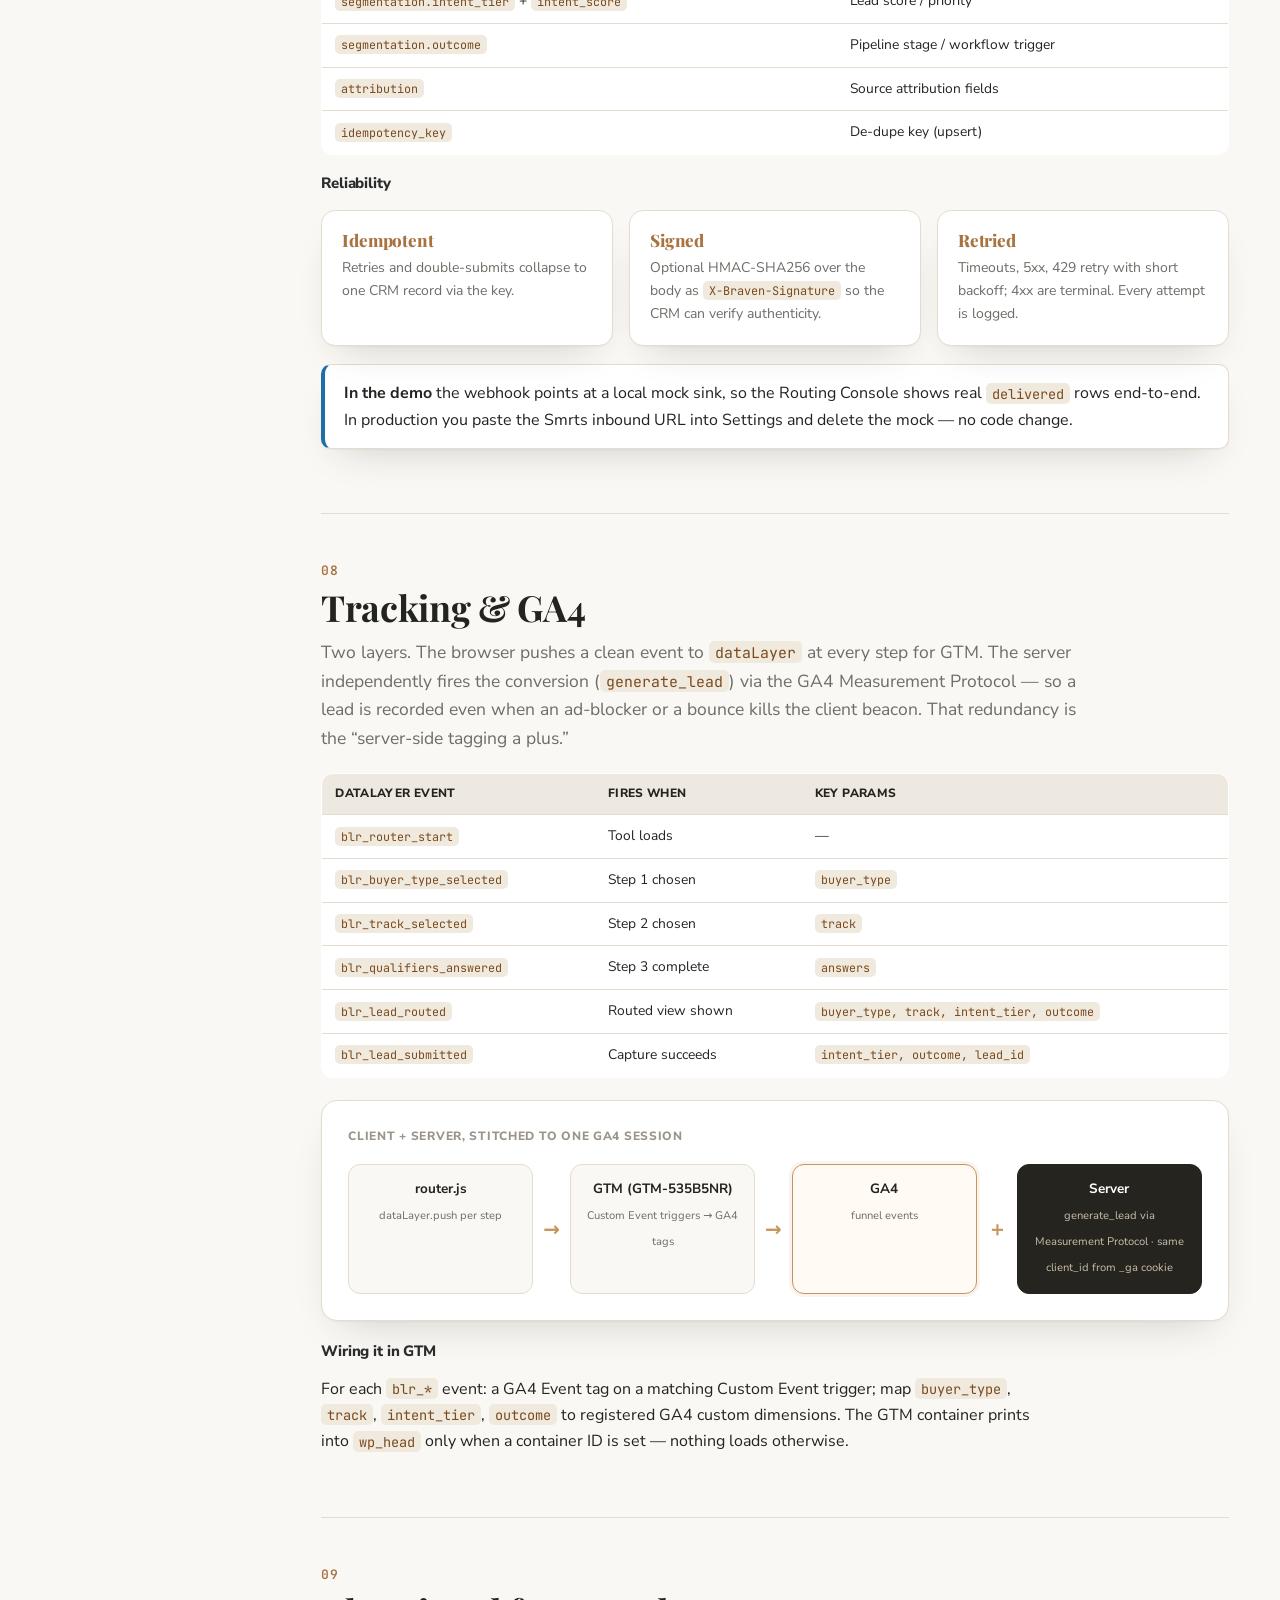
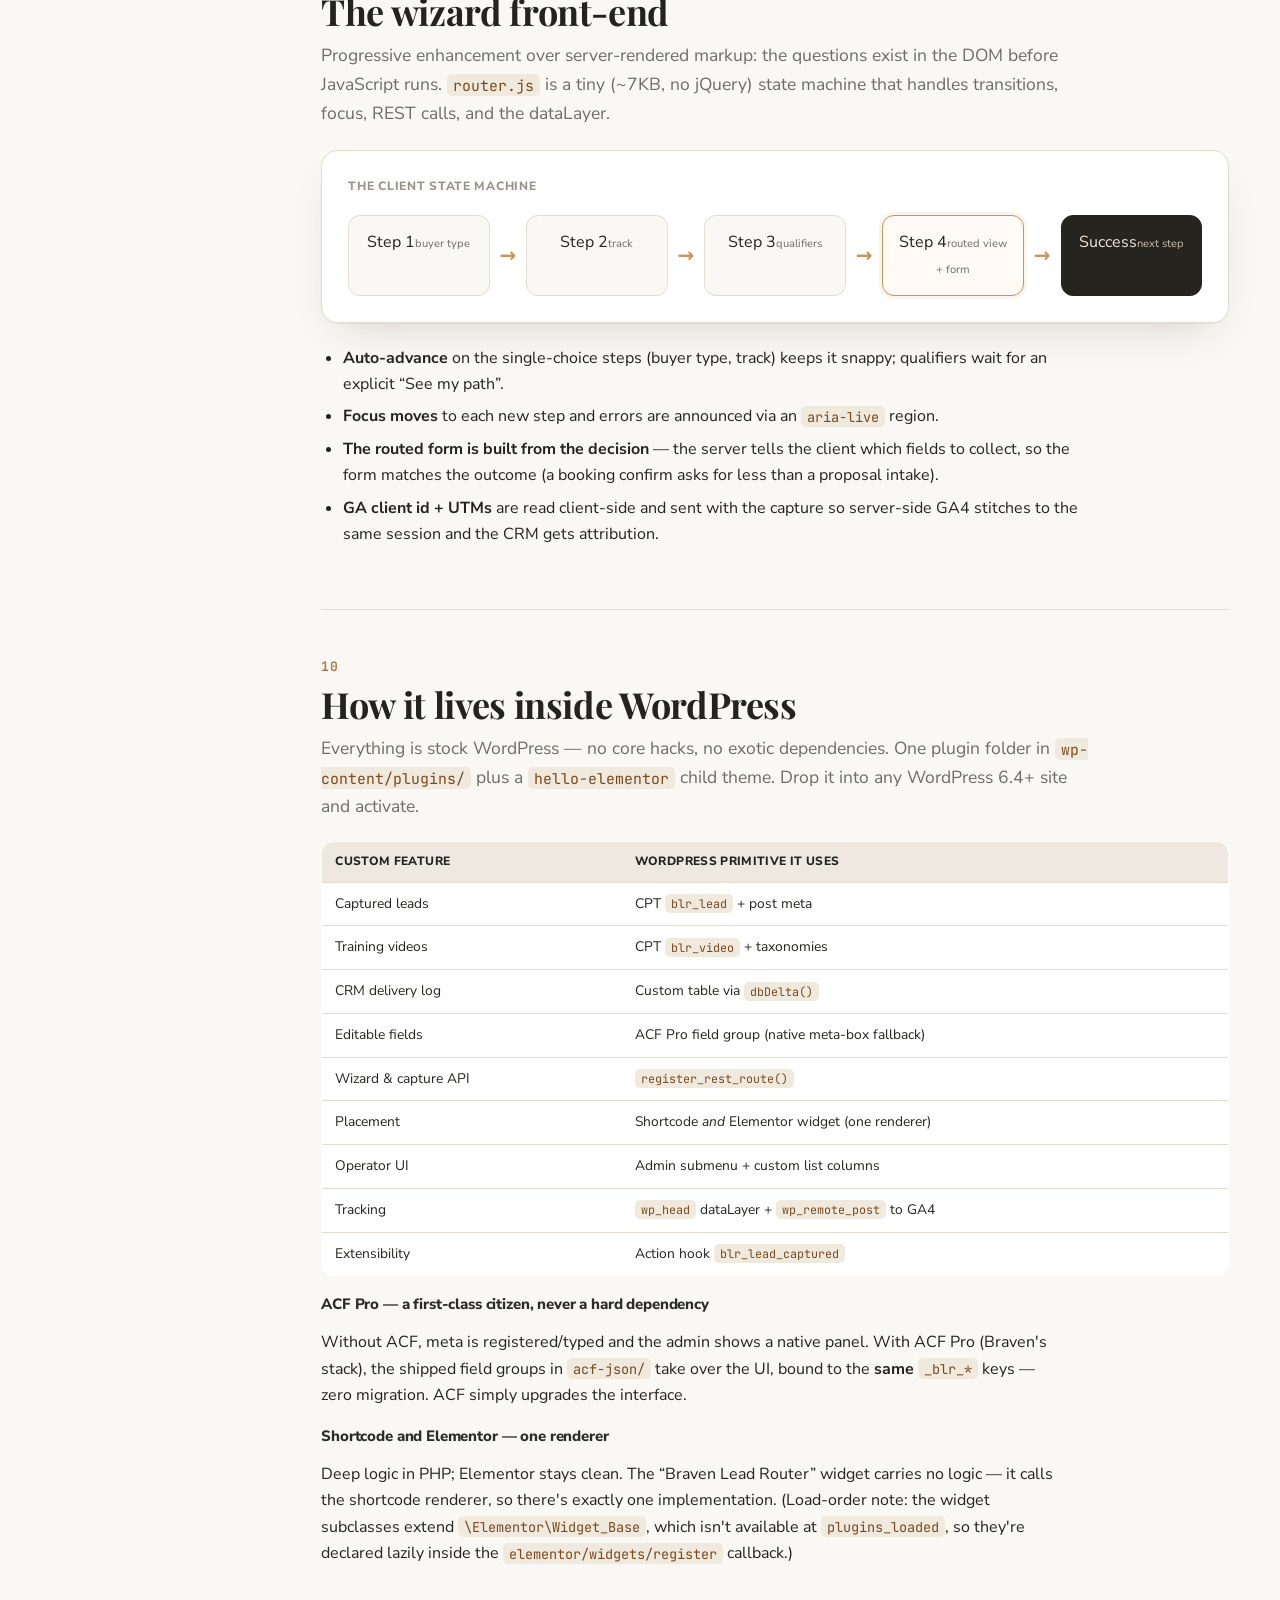
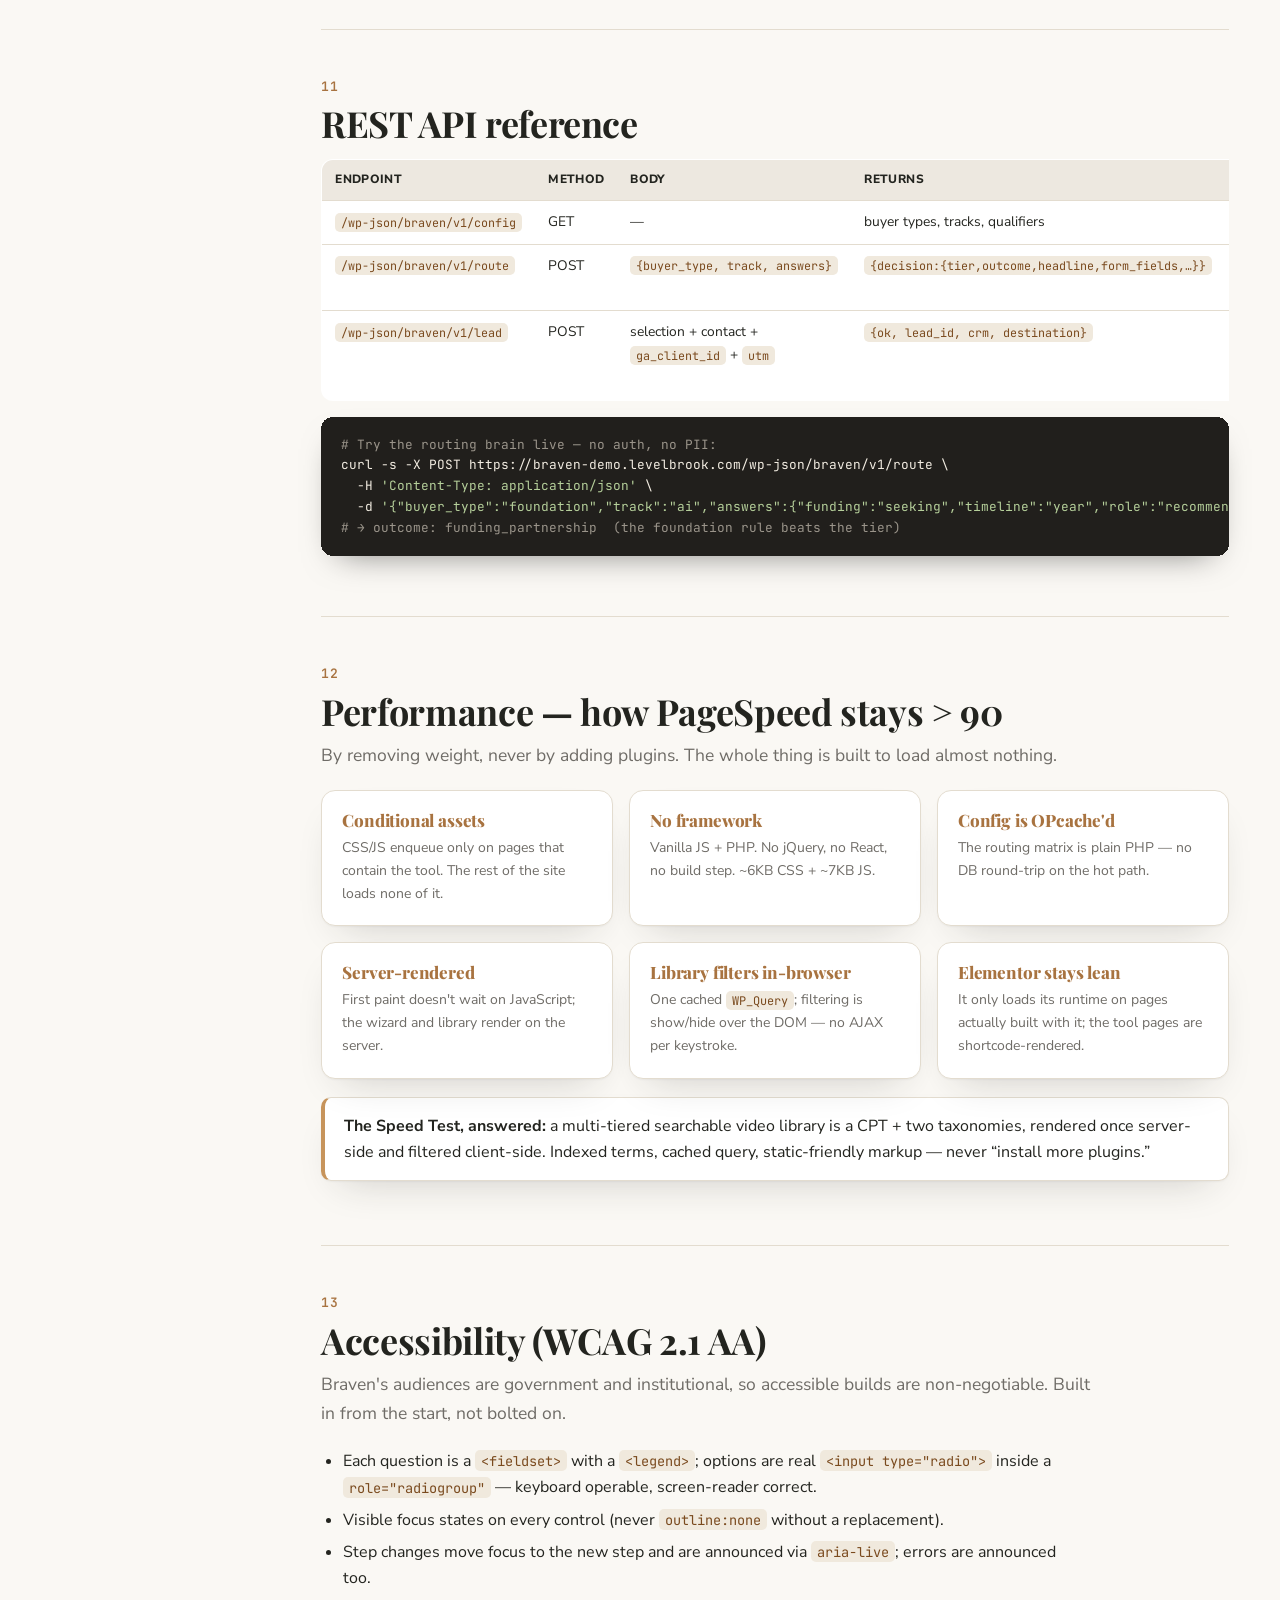
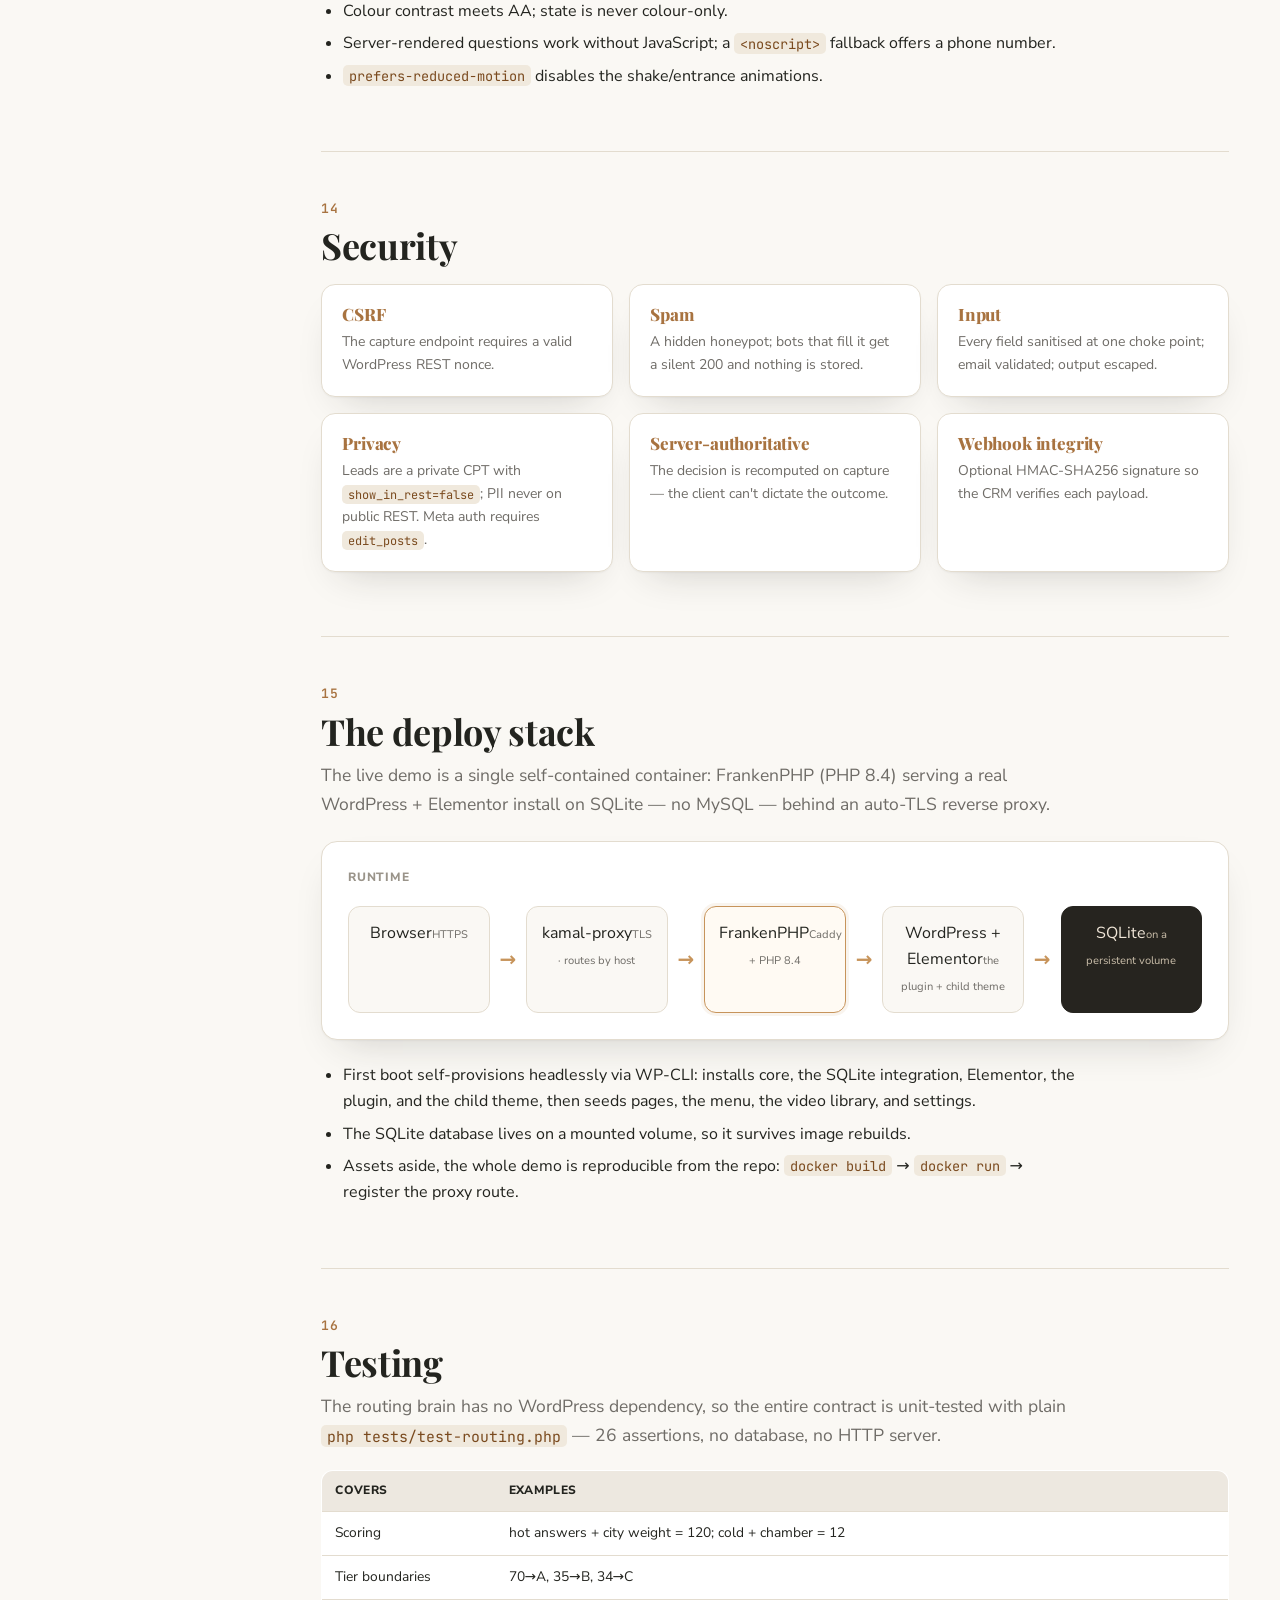
<file: docs/how-it-works.html>
<!DOCTYPE html>
<html lang="en">
<head>
<meta charset="utf-8">
<meta name="viewport" content="width=device-width, initial-scale=1">
<title>Braven Lead Router — How It Works (Deep Dive)</title>
<meta name="robots" content="noindex">
<link rel="preconnect" href="https://fonts.gstatic.com" crossorigin>
<link href="https://fonts.googleapis.com/css2?family=Nunito+Sans:wght@300;400;600;700;800;900&family=Playfair+Display:wght@500;600;700;800&family=JetBrains+Mono:wght@400;600&display=swap" rel="stylesheet">
<style>
:root{
  --gold:#c7945b;--gold-dk:#a87340;--gold-lt:#e3c199;--tan:#ddb07c;
  --ink:#23241f;--ink2:#2a2b2b;--soft:#6f6c67;--faint:#9a948a;
  --cream:#ede8e0;--paper:#faf8f4;--line:#e3dccf;--line2:#efe9df;
  --code-bg:#211f1c;--code-fg:#f3ede2;--ok:#2e7d32;--blue:#1e6fa8;--red:#b23b3b;
  --shadow:0 1px 2px rgba(35,36,31,.04),0 18px 40px -20px rgba(35,36,31,.22);
}
*{box-sizing:border-box}
html{scroll-behavior:smooth}
body{margin:0;font-family:'Nunito Sans',system-ui,-apple-system,'Segoe UI',sans-serif;color:var(--ink);background:var(--paper);line-height:1.65;-webkit-font-smoothing:antialiased}
h1,h2,h3,h4{font-family:'Playfair Display',Georgia,serif;color:var(--ink);line-height:1.12;letter-spacing:-.01em}
a{color:var(--gold-dk);text-decoration:none}a:hover{text-decoration:underline}
code,pre,.mono{font-family:'JetBrains Mono',ui-monospace,Menlo,monospace}
:not(pre)>code{background:#f0e9dd;color:#7a4a1e;padding:1.5px 6px;border-radius:5px;font-size:.85em}
pre{background:var(--code-bg);color:var(--code-fg);border-radius:12px;padding:18px 20px;overflow-x:auto;font-size:12.8px;line-height:1.62;margin:14px 0;box-shadow:0 14px 34px -18px rgba(0,0,0,.55)}
pre .c{color:#9a948a}pre .k{color:#e0b07c}pre .s{color:#b5cf9a}pre .f{color:#8fc7e8}pre .n{color:#e8a0a0}

/* shell */
.shell{display:grid;grid-template-columns:270px minmax(0,1fr);max-width:1280px;margin:0 auto}
.side{position:sticky;top:0;align-self:start;height:100vh;overflow-y:auto;padding:26px 18px 50px;border-right:1px solid var(--line);background:#fff}
.side .logo{display:flex;align-items:center;gap:9px;font-family:'Playfair Display',serif;font-weight:800;font-size:17px;margin-bottom:2px}
.side .logo b{color:var(--gold-dk)}
.side .sub{font-size:11px;text-transform:uppercase;letter-spacing:.09em;font-weight:800;color:var(--faint);margin-bottom:18px}
.side a.nav{display:block;color:var(--soft);font-size:13px;font-weight:600;padding:5px 10px;border-radius:7px;border-left:2px solid transparent}
.side a.nav:hover{background:var(--paper);color:var(--ink);text-decoration:none}
.side a.grp{margin-top:14px;color:var(--ink);font-weight:800;font-size:11.5px;text-transform:uppercase;letter-spacing:.05em;padding-left:10px}
.side .prog{font-size:11px;color:var(--faint);padding:2px 10px 8px}
main{padding:0 clamp(20px,4vw,72px) 100px;min-width:0}

/* hero */
.hero{margin:0 calc(-1*clamp(20px,4vw,72px));padding:64px clamp(20px,4vw,72px) 48px;background:linear-gradient(160deg,#26241f 0%,#312c25 55%,#3a3128 100%);color:#f4ede2;position:relative;overflow:hidden}
.hero::after{content:"";position:absolute;right:-120px;top:-120px;width:420px;height:420px;background:radial-gradient(circle,rgba(199,148,91,.35),transparent 62%);pointer-events:none}
.hero .eyebrow{display:inline-block;font-size:11.5px;font-weight:800;letter-spacing:.11em;text-transform:uppercase;color:var(--gold-lt);border:1px solid rgba(227,193,153,.4);padding:6px 14px;border-radius:999px}
.hero h1{color:#fff;font-size:clamp(34px,6vw,60px);margin:18px 0 14px;max-width:16ch;font-weight:800}
.hero p{color:#d8cfc0;font-size:19px;max-width:60ch;margin:0}
.hero .meta{display:flex;flex-wrap:wrap;gap:8px;margin-top:26px}
.hero .meta span{font-size:12.5px;font-weight:700;background:rgba(255,255,255,.07);border:1px solid rgba(255,255,255,.13);color:#e8ddcd;padding:6px 13px;border-radius:8px}

/* sections */
section{padding:46px 0;border-bottom:1px solid var(--line)}
.snum{font-family:'JetBrains Mono',monospace;font-size:13px;font-weight:600;color:var(--gold-dk);letter-spacing:.1em}
section>h2{font-size:clamp(26px,3.6vw,36px);margin:6px 0 10px;scroll-margin-top:16px}
.lead{color:var(--soft);font-size:17.5px;max-width:70ch;margin:0 0 20px}
h3{font-size:20px;margin:30px 0 8px}
h4{font-family:'Nunito Sans',sans-serif;font-weight:800;font-size:15px;margin:20px 0 6px;color:var(--ink2)}
p,li{max-width:74ch}ul,ol{padding-left:22px}li{margin:6px 0}

/* callouts */
.note{background:#fff;border:1px solid var(--line);border-left:4px solid var(--gold);border-radius:10px;padding:15px 19px;margin:18px 0;box-shadow:var(--shadow)}
.note.ok{border-left-color:var(--ok)}.note.blue{border-left-color:var(--blue)}.note.red{border-left-color:var(--red)}
.note b{color:var(--ink)}
.grid{display:grid;grid-template-columns:repeat(auto-fit,minmax(240px,1fr));gap:16px;margin:18px 0}
.card{background:#fff;border:1px solid var(--line);border-radius:14px;padding:20px;box-shadow:var(--shadow)}
.card h4{margin-top:0;color:var(--gold-dk);font-family:'Playfair Display',serif;font-size:17px}
.card p{font-size:14px;color:var(--soft);margin:0}
.card .big{font-family:'Playfair Display',serif;font-size:34px;font-weight:800;color:var(--ink);display:block;line-height:1}

/* tables */
.scroll{overflow-x:auto;margin:16px 0}
table{width:100%;border-collapse:collapse;font-size:13.8px;background:#fff;border:1px solid var(--line);border-radius:12px;overflow:hidden}
th,td{text-align:left;padding:10px 13px;border-bottom:1px solid var(--line);vertical-align:top}
th{background:var(--cream);font-weight:800;font-size:12px;text-transform:uppercase;letter-spacing:.03em}
tr:last-child td{border-bottom:0}
td code{white-space:nowrap}

/* pills / badges */
.pill{display:inline-block;font-size:11px;font-weight:800;padding:2px 9px;border-radius:999px;background:var(--cream);color:var(--gold-dk);text-transform:uppercase;letter-spacing:.03em}
.tA{background:#f3e0cb;color:#8a4b12}.tB{background:#e7e0d2;color:#6f6c67}.tC{background:#eef1ea;color:#5b7150}
.tag{display:inline-block;font-size:11px;font-weight:800;padding:2px 8px;border-radius:6px}
.tag.pure{background:#e8f2e6;color:#1f5c22}.tag.wp{background:#e2eef7;color:#1a557f}

/* diagrams */
.diagram{background:#fff;border:1px solid var(--line);border-radius:16px;padding:26px;margin:22px 0;box-shadow:var(--shadow);overflow-x:auto}
.dtitle{font-size:12px;font-weight:800;text-transform:uppercase;letter-spacing:.06em;color:var(--faint);margin-bottom:18px}
.flow{display:flex;flex-wrap:wrap;align-items:stretch;gap:10px}
.node{flex:1 1 140px;min-width:120px;background:var(--paper);border:1.5px solid var(--line);border-radius:12px;padding:13px 14px;text-align:center}
.node b{display:block;font-size:13.5px;color:var(--ink)}
.node span{font-size:11px;color:var(--soft)}
.node.g{border-color:var(--gold);background:#fffaf3;box-shadow:0 0 0 3px rgba(199,148,91,.1)}
.node.d{background:#26241f;border-color:#26241f;color:#f0e6d8}.node.d b{color:#fff}.node.d span{color:#c9bda9}
.arw{align-self:center;color:var(--gold);font-weight:800;font-size:20px;flex:0 0 auto}

/* layered stack */
.stack{display:grid;gap:9px;margin:18px 0}
.slab{display:grid;grid-template-columns:96px 1fr;gap:14px;align-items:center;background:#fff;border:1px solid var(--line);border-radius:11px;padding:12px 16px}
.slab .lab{font-size:12px;font-weight:800;text-transform:uppercase;letter-spacing:.04em;text-align:center;padding:5px;border-radius:7px}
.slab.pure .lab{background:#e8f2e6;color:#1f5c22}.slab.wp .lab{background:#e2eef7;color:#1a557f}.slab.fe .lab{background:#faeede;color:#8a4b12}
.slab code{font-size:12px}
.slab .d{font-size:13.5px;color:var(--soft)}

/* ERD */
.erd{display:flex;flex-wrap:wrap;gap:18px;align-items:flex-start}
.ent{background:#fff;border:1.5px solid var(--line);border-radius:12px;min-width:220px;overflow:hidden;box-shadow:var(--shadow)}
.ent header{background:var(--ink);color:#fff;font-family:'JetBrains Mono',monospace;font-size:12.5px;font-weight:600;padding:9px 13px;display:flex;justify-content:space-between}
.ent header em{color:var(--gold-lt);font-style:normal;font-size:10.5px;text-transform:uppercase;letter-spacing:.05em;align-self:center}
.ent ul{list-style:none;margin:0;padding:6px 0}
.ent li{font-family:'JetBrains Mono',monospace;font-size:11.5px;color:var(--ink2);padding:4px 13px;max-width:none;display:flex;justify-content:space-between;gap:12px}
.ent li span{color:var(--faint)}
.ent li.pk{font-weight:600}
.erd .rel{align-self:center;color:var(--gold);font-weight:800;font-size:13px;text-align:center;min-width:70px}
.erd .rel small{display:block;color:var(--faint);font-weight:600;font-size:10px}

/* sequence */
.seq{display:grid;gap:0;margin:20px 0}
.seq .row{display:grid;grid-template-columns:150px 24px 1fr;gap:0;align-items:start}
.seq .actor{font-size:12.5px;font-weight:800;color:var(--gold-dk);text-align:right;padding:10px 12px 10px 0}
.seq .line{position:relative}
.seq .line::before{content:"";position:absolute;left:11px;top:0;bottom:0;width:2px;background:var(--line)}
.seq .dot{position:absolute;left:6px;top:14px;width:12px;height:12px;border-radius:50%;background:var(--gold);border:2px solid #fff;box-shadow:0 0 0 1px var(--gold)}
.seq .msg{padding:8px 0 16px 0}
.seq .msg b{font-size:13.5px}
.seq .msg p{margin:2px 0 0;font-size:13px;color:var(--soft);max-width:64ch}
.seq .row:last-child .line::before{bottom:50%}

/* worked example */
.work{background:linear-gradient(#fff,#fdfbf7);border:1px solid var(--line);border-radius:14px;padding:20px 22px;margin:18px 0;box-shadow:var(--shadow)}
.work h4{margin-top:0;color:var(--gold-dk)}
.calc{font-family:'JetBrains Mono',monospace;font-size:13px;background:var(--paper);border:1px solid var(--line);border-radius:9px;padding:12px 14px;margin:10px 0;color:var(--ink2)}
.calc .t{color:var(--gold-dk);font-weight:600}
.tiers{display:flex;gap:10px;flex-wrap:wrap;margin:12px 0}
.tier{flex:1 1 150px;border-radius:11px;padding:12px 14px;border:1.5px solid var(--line);background:#fff}
.tier b{font-size:14px}.tier .r{font-family:'JetBrains Mono',monospace;font-size:12px;color:var(--soft)}
.tier.a{border-color:#e3c199;background:#fdf6ec}.tier.b{border-color:#d8d2c4;background:#faf8f3}.tier.c{border-color:#dfe6da;background:#f7faf5}

.foot{padding:36px 0 0;color:var(--soft);font-size:13.5px}
.crumbs{font-size:13px;color:var(--soft);margin:0 0 8px}
@media(max-width:900px){.shell{grid-template-columns:1fr}.side{display:none}.seq .row{grid-template-columns:110px 24px 1fr}.seq .actor{font-size:11px}}
</style>
</head>
<body>
<div class="shell">
<aside class="side">
  <div class="logo"><b>Braven</b> Lead Router</div>
  <div class="sub">How It Works · Deep Dive</div>
  <a class="nav" href="index.html">← Back to build docs</a>
  <a class="grp">Foundations</a>
  <a class="nav" href="#tldr">The 60-second version</a>
  <a class="nav" href="#problem">The problem</a>
  <a class="nav" href="#bigpicture">Big-picture architecture</a>
  <a class="grp">The moving parts</a>
  <a class="nav" href="#lifecycle">Request lifecycle</a>
  <a class="nav" href="#engine">The routing engine</a>
  <a class="nav" href="#datamodel">Data model</a>
  <a class="nav" href="#pipeline">The capture pipeline</a>
  <a class="nav" href="#crm">CRM handoff</a>
  <a class="nav" href="#tracking">Tracking &amp; GA4</a>
  <a class="nav" href="#frontend">The wizard front-end</a>
  <a class="grp">Inside WordPress</a>
  <a class="nav" href="#wordpress">Plugin &amp; hooks</a>
  <a class="nav" href="#rest">REST API reference</a>
  <a class="grp">Non-functional</a>
  <a class="nav" href="#performance">Performance</a>
  <a class="nav" href="#a11y">Accessibility</a>
  <a class="nav" href="#security">Security</a>
  <a class="grp">Running it</a>
  <a class="nav" href="#stack">Deploy stack</a>
  <a class="nav" href="#testing">Testing</a>
  <a class="nav" href="#extend">Extending (Phase 2 AI)</a>
  <a class="nav" href="#glossary">Glossary</a>
</aside>

<main>
  <div class="hero">
    <span class="eyebrow">Deep Dive · How the whole thing works</span>
    <h1>One POST fires the entire funnel.</h1>
    <p>A complete, end-to-end tour of the Braven Lead Router — the routing brain, the data model, the capture pipeline, the CRM handoff, the tracking, and how every piece sits inside a standard WordPress install. Diagrams, worked examples, and real code.</p>
    <div class="meta">
      <span>WordPress + Elementor</span><span>Custom PHP · CPTs · ACF</span><span>GTM + GA4</span>
      <span>Smrts CRM webhook</span><span>~6KB CSS · ~7KB JS · no jQuery</span><span>26 unit tests</span>
    </div>
  </div>

  <!-- TLDR -->
  <section id="tldr">
    <div class="snum">00</div>
    <h2>The 60-second version</h2>
    <p class="lead">A visitor answers three questions. A scoring engine ranks their intent and picks the right next step. On submit, one request stores the lead, sends it to the CRM, emails the team and the prospect, and records a conversion in GA4 — with a browser event trail the whole way.</p>
    <div class="diagram">
      <div class="dtitle">The visitor's path</div>
      <div class="flow">
        <div class="node"><b>1 · Who are you?</b><span>City · County · Chamber · Foundation · Corporate</span></div>
        <div class="arw">→</div>
        <div class="node"><b>2 · Your goal</b><span>AI · Digital Mktg · Social · Full program</span></div>
        <div class="arw">→</div>
        <div class="node"><b>3 · Qualifiers</b><span>Funding · Timeline · Role · Scale</span></div>
        <div class="arw">→</div>
        <div class="node g"><b>4 · Routed path</b><span>Book · Proposal · Funding · Nurture</span></div>
      </div>
    </div>
    <div class="grid">
      <div class="card"><span class="big">3</span><h4>questions to a routed result</h4><p>Buyer type, goal, and a short qualifier set — under a minute, mobile-first.</p></div>
      <div class="card"><span class="big">1</span><h4>POST does everything</h4><p>Persist + CRM + email + GA4 fire atomically on a single request.</p></div>
      <div class="card"><span class="big">0</span><h4>page-builder bloat</h4><p>Deep logic in custom PHP; assets load only where the tool is placed.</p></div>
      <div class="card"><span class="big">26</span><h4>unit tests, no DB</h4><p>The routing brain is framework-agnostic and tested without WordPress.</p></div>
    </div>
  </section>

  <!-- PROBLEM -->
  <section id="problem">
    <div class="snum">01</div>
    <h2>The problem it solves</h2>
    <p class="lead">Braven's institutional buyers — a city economic-development office, a county, a chamber, a foundation — are not the same buyer. They have different money, different timelines, and different definitions of success. A single generic “Contact Us” form treats them identically and leaks the ones who were ready to move.</p>
    <div class="grid">
      <div class="card"><h4>Different buyers</h4><p>A funded city ready this quarter needs a booking link. A foundation seeking a grant needs a funding conversation. One form can't serve both.</p></div>
      <div class="card"><h4>Different intent</h4><p>“Just exploring” and “I approve the budget” should not land in the same bucket. Intent has to be measured and acted on.</p></div>
      <div class="card"><h4>Clean handoff</h4><p>The lead has to arrive in the CRM already segmented and scored, with a paper trail — not as an undifferentiated email.</p></div>
    </div>
    <p>So the tool does three things a form can't: it <b>self-segments</b> the visitor, <b>scores</b> their intent transparently, and <b>routes</b> each one to the next step that actually fits — while capturing everything downstream systems need.</p>
  </section>

  <!-- BIG PICTURE -->
  <section id="bigpicture">
    <div class="snum">02</div>
    <h2>Big-picture architecture</h2>
    <p class="lead">One design decision shapes everything: the <b>routing brain has no WordPress dependency</b>. It's plain PHP that takes a selection and returns a decision. WordPress is a thin adapter layer wrapped around it. That's why the logic is trivial to test and reason about, and why the tool is honest to document.</p>
    <div class="diagram">
      <div class="dtitle">Three layers, one direction of dependency</div>
      <div class="stack">
        <div class="slab fe"><div class="lab">Front-end</div><div class="d">Server-rendered wizard + <code>router.js</code> (state machine, focus, dataLayer). Talks to REST. Progressive enhancement — works before JS.</div></div>
        <div class="slab wp"><div class="lab">WP adapter</div><div class="d">CPTs, taxonomies, custom table, ACF, REST routes, shortcode + Elementor widget, admin. Binds the core to WordPress primitives.</div></div>
        <div class="slab pure"><div class="lab">Pure core</div><div class="d"><code>Routing_Engine</code> · <code>Lead_Validator</code> · <code>Webhook_Dispatcher</code> · <code>GA4</code> — zero WordPress deps, unit-tested with <code>php tests/test-routing.php</code>.</div></div>
      </div>
      <p style="margin:6px 2px 0;font-size:13px;color:var(--soft)">The front-end depends on the adapter; the adapter depends on the core; the core depends on nothing. Dependencies only ever point downward.</p>
    </div>
    <div class="scroll"><table>
      <tr><th>File</th><th>Layer</th><th>Responsibility</th></tr>
      <tr><td><code>class-blr-routing-engine.php</code></td><td><span class="tag pure">pure</span></td><td>Score answers → tier → resolve outcome. The conditional logic.</td></tr>
      <tr><td><code>class-blr-lead-validator.php</code></td><td><span class="tag pure">pure</span></td><td>Sanitise + validate a submission (honeypot, consent, required fields).</td></tr>
      <tr><td><code>class-blr-webhook-dispatcher.php</code></td><td><span class="tag pure">pure*</span></td><td>Build CRM payload, sign, retry, log. One optional <code>wp_remote_post</code> seam.</td></tr>
      <tr><td><code>class-blr-ga4.php</code></td><td><span class="tag pure">pure</span></td><td>Build + send the GA4 Measurement Protocol event.</td></tr>
      <tr><td><code>class-blr-lead-repository.php</code></td><td><span class="tag wp">wp</span></td><td>Persist a lead as the <code>blr_lead</code> CPT + meta.</td></tr>
      <tr><td><code>class-blr-cpt / -fields / -rest / -shortcode / -elementor-widget / -admin</code></td><td><span class="tag wp">wp</span></td><td>Register data structures, endpoints, placement, and the operator UI.</td></tr>
      <tr><td><code>class-blr-core.php</code></td><td><span class="tag wp">wp</span></td><td>Bootstrap + wire everything on <code>plugins_loaded</code>.</td></tr>
    </table></div>
  </section>

  <!-- LIFECYCLE -->
  <section id="lifecycle">
    <div class="snum">03</div>
    <h2>The request lifecycle</h2>
    <p class="lead">Two REST calls, deliberately split. The first computes a routed view with no personal data. The second — only after the visitor commits — captures and fans out. Here's the full sequence.</p>
    <div class="diagram">
      <div class="dtitle">From first click to CRM record</div>
      <div class="seq">
        <div class="row"><div class="actor">Browser</div><div class="line"><span class="dot"></span></div><div class="msg"><b>Renders the server-side wizard</b><p>The questions are already in the DOM (SEO + no-JS resilience). <code>router.js</code> hydrates: manages steps, focus, and pushes <code>blr_*</code> events to the GTM dataLayer.</p></div></div>
        <div class="row"><div class="actor">Browser → REST</div><div class="line"><span class="dot"></span></div><div class="msg"><b>POST /braven/v1/route</b><p>Sends buyer type + track + qualifier answers. <b>No PII.</b> The server runs the routing engine and returns the decision — tier, outcome, tailored copy, the form fields to collect.</p></div></div>
        <div class="row"><div class="actor">Browser</div><div class="line"><span class="dot"></span></div><div class="msg"><b>Shows the routed view</b><p>Tailored headline, the buyer's value proposition, and only the right form fields. Fires <code>blr_lead_routed</code>. The visitor fills in contact details.</p></div></div>
        <div class="row"><div class="actor">Browser → REST</div><div class="line"><span class="dot"></span></div><div class="msg"><b>POST /braven/v1/lead</b><p>Contact fields + selection + GA client id + UTMs + the nonce. The server <b>recomputes</b> the decision (never trusts the client) and validates.</p></div></div>
        <div class="row"><div class="actor">WordPress</div><div class="line"><span class="dot"></span></div><div class="msg"><b>Persist → CRM → Email → GA4</b><p>One handler orchestrates all four, in order, each degrading safely. Returns the lead id + destination.</p></div></div>
        <div class="row"><div class="actor">Browser</div><div class="line"><span class="dot"></span></div><div class="msg"><b>Success state</b><p>Fires <code>blr_lead_submitted</code> and shows the next step (booking link / download / confirmation).</p></div></div>
      </div>
    </div>
    <div class="note blue"><b>Why split route from lead?</b> The routed view can render — and the routed dataLayer event can fire — before asking for a single piece of contact data. That's lower friction, and it lets Braven A/B the routed copy without collecting PII to do it.</div>
  </section>

  <!-- ENGINE -->
  <section id="engine">
    <div class="snum">04</div>
    <h2>The routing engine, in full</h2>
    <p class="lead">This is the part the “Routing Test” asks about. It's deliberately transparent: every answer carries points, the sum picks a tier, and a short ordered rule list turns (buyer type, tier, funding posture) into an outcome. All of it is config in <code>data/routes.php</code> — the engine just reads it.</p>

    <h3>Step 1 — Score the answers</h3>
    <div class="scroll"><table>
      <tr><th>Qualifier</th><th>Answer → points</th></tr>
      <tr><td>Funding</td><td>Funded <b>40</b> · Budgeted <b>25</b> · Seeking <b>10</b> · Exploring <b>0</b></td></tr>
      <tr><td>Timeline</td><td>This quarter <b>30</b> · 6 months <b>20</b> · This year <b>10</b> · Unsure <b>0</b></td></tr>
      <tr><td>Role</td><td>Approves budget <b>20</b> · Recommends <b>12</b> · Researching <b>4</b></td></tr>
      <tr><td>Scale</td><td>500+ <b>20</b> · 100–500 <b>14</b> · 25–100 <b>8</b> · &lt;25 <b>3</b></td></tr>
      <tr><td>Segment weight</td><td>City / County / Foundation <b>+10</b> · Chamber / Corporate <b>+5</b></td></tr>
    </table></div>

    <h3>Step 2 — Map the score to a tier</h3>
    <div class="tiers">
      <div class="tier a"><b>Tier A · High intent</b><div class="r">score ≥ 70</div></div>
      <div class="tier b"><b>Tier B · Qualified</b><div class="r">35 – 69</div></div>
      <div class="tier c"><b>Tier C · Nurture</b><div class="r">&lt; 35</div></div>
    </div>

    <h3>Step 3 — Resolve the outcome (first match wins)</h3>
    <div class="scroll"><table>
      <tr><th>#</th><th>Condition</th><th>Outcome</th><th>Next step</th></tr>
      <tr><td>1</td><td>Foundation + funding is seeking/exploring</td><td><b>Funding partnership</b></td><td>Funding intake + playbook</td></tr>
      <tr><td>2</td><td>Tier A</td><td><b>Book a call</b></td><td>Booking link + short confirm form</td></tr>
      <tr><td>3</td><td>Tier B</td><td><b>Request a proposal</b></td><td>Fuller intake (adds goals)</td></tr>
      <tr><td>4</td><td>Tier C (default)</td><td><b>Nurture</b></td><td>Program overview + newsletter</td></tr>
    </table></div>

    <h3>Worked examples</h3>
    <div class="work">
      <h4>A funded city, ready this quarter, decision-maker, 500+ businesses</h4>
      <div class="calc"><span class="t">funding</span> funded 40 + <span class="t">timeline</span> quarter 30 + <span class="t">role</span> decision 20 + <span class="t">scale</span> xl 20 + <span class="t">city weight</span> 10 = <b>120</b></div>
      <p style="margin:6px 0 0">120 ≥ 70 → <span class="pill tA">Tier A</span>. No foundation rule applies → outcome <b>Book a call</b>, with the city value prop: “Turn ARPA / CDBG / general-fund dollars into measurable small-business growth your council can point to.”</p>
    </div>
    <div class="work">
      <h4>A budgeted county, this-year timeline, recommender, under-25 businesses</h4>
      <div class="calc"><span class="t">funding</span> budgeted 25 + <span class="t">timeline</span> year 10 + <span class="t">role</span> recommend 12 + <span class="t">scale</span> small 3 + <span class="t">county weight</span> 10 = <b>60</b></div>
      <p style="margin:6px 0 0">35 ≤ 60 &lt; 70 → <span class="pill tB">Tier B</span> → outcome <b>Request a proposal</b> (the fuller intake that also collects goals).</p>
    </div>
    <div class="work">
      <h4>A foundation seeking a grant — even with otherwise-hot answers</h4>
      <p style="margin:0">The score might land in Tier A, but rule&nbsp;#1 matches first: a foundation whose funding is <em>seeking</em> or <em>exploring</em> is routed to <b>Funding partnership</b>. A specific rule intentionally beats the generic tier — because for a funder, the right next step is structuring a fundable program, not a sales call.</p>
    </div>

    <h3>The code</h3>
    <pre><span class="c">// class-blr-routing-engine.php — the whole decision, no side effects</span>
<span class="k">public function</span> <span class="f">decide</span>( <span class="k">array</span> $selection ) {
  $score    = $this-&gt;<span class="f">score</span>( $answers, $buyer_type );   <span class="c">// sum of points + segment weight</span>
  $tier_key = $this-&gt;<span class="f">tier</span>( $score );                  <span class="c">// A / B / C by threshold</span>
  $outcome  = $this-&gt;<span class="f">resolve_outcome</span>( $buyer_type, $track, $tier_key, $answers ); <span class="c">// first match</span>
  <span class="k">return</span> [
    <span class="s">'tier'</span> =&gt; $tier_key, <span class="s">'outcome'</span> =&gt; $outcome_key,
    <span class="s">'headline'</span> =&gt; $outcome[<span class="s">'headline'</span>], <span class="s">'form_fields'</span> =&gt; $outcome[<span class="s">'form_fields'</span>],
    <span class="s">'value_prop'</span> =&gt; $bt[<span class="s">'value_prop'</span>], <span class="s">'track_label'</span> =&gt; $tk[<span class="s">'label'</span>], <span class="c">/* … tailored copy … */</span>
  ];
}</pre>
    <div class="note ok"><b>Extending it is a config edit.</b> A new buyer type, a re-weighted qualifier, a re-pointed destination — all live in <code>data/routes.php</code>. The engine never changes; the tests catch a mistake in a second.</div>
  </section>

  <!-- DATA MODEL -->
  <section id="datamodel">
    <div class="snum">05</div>
    <h2>The data model</h2>
    <p class="lead">Right tool per job. Leads and videos are Custom Post Types (they want an admin UI, search, REST, and ACF). The webhook delivery log is high-volume append-only audit data, so it's a real custom table. Videos get two taxonomies so terms stay indexed and filterable.</p>
    <div class="diagram">
      <div class="dtitle">Entities &amp; relationships</div>
      <div class="erd">
        <div class="ent">
          <header>blr_lead <em>CPT</em></header>
          <ul>
            <li class="pk">ID <span>bigint</span></li>
            <li>post_title <span>org — type/track</span></li>
            <li>_blr_email <span>meta</span></li>
            <li>_blr_organization <span>meta</span></li>
            <li>_blr_buyer_type <span>meta</span></li>
            <li>_blr_track <span>meta</span></li>
            <li>_blr_intent_tier <span>A/B/C</span></li>
            <li>_blr_intent_score <span>int</span></li>
            <li>_blr_outcome <span>meta</span></li>
            <li>_blr_crm_status <span>meta</span></li>
            <li>_blr_crm_key <span>idem key</span></li>
          </ul>
        </div>
        <div class="rel">1 — N<small>by lead_id</small></div>
        <div class="ent">
          <header>{prefix}blr_deliveries <em>table</em></header>
          <ul>
            <li class="pk">id <span>bigint AI</span></li>
            <li>lead_id <span>FK · KEY</span></li>
            <li>idem_key <span>varchar · KEY</span></li>
            <li>attempt <span>smallint</span></li>
            <li>http_status <span>smallint</span></li>
            <li>result <span>delivered/retry/failed</span></li>
            <li>message <span>varchar</span></li>
            <li>created_at <span>datetime</span></li>
          </ul>
        </div>
      </div>
      <div class="erd" style="margin-top:18px">
        <div class="ent">
          <header>blr_video <em>CPT</em></header>
          <ul>
            <li class="pk">ID <span>bigint</span></li>
            <li>post_title / excerpt <span>core</span></li>
            <li>_blr_video_url <span>meta</span></li>
            <li>_blr_video_duration <span>meta</span></li>
            <li>menu_order <span>ordering</span></li>
          </ul>
        </div>
        <div class="rel">N — N</div>
        <div class="ent">
          <header>blr_track <em>taxonomy</em></header>
          <ul><li>Digital Marketing</li><li>Social Media</li><li>AI</li></ul>
        </div>
        <div class="rel">N — N</div>
        <div class="ent">
          <header>blr_proficiency <em>taxonomy</em></header>
          <ul><li>Beginner</li><li>Intermediate</li><li>Advanced</li></ul>
        </div>
      </div>
    </div>
    <h4>Why a CPT for leads but a table for deliveries?</h4>
    <p>A CPT gives leads the entire WordPress ecosystem for free — the admin list, search, capabilities, export, and (critically for Braven's stack) ACF Pro field groups mapping straight onto the same <code>_blr_*</code> meta keys. Delivery attempts are different: many rows per lead, write-heavy, never edited. That's a table with indexes on <code>lead_id</code> and <code>idem_key</code>, created via <code>dbDelta()</code> on activation.</p>
    <pre><span class="c">// class-blr-cpt.php</span>
<span class="k">register_post_type</span>( <span class="s">'blr_lead'</span>, [ <span class="s">'public'</span>=&gt;<span class="k">false</span>, <span class="s">'show_ui'</span>=&gt;<span class="k">true</span>, <span class="s">'show_in_rest'</span>=&gt;<span class="k">false</span> ] ); <span class="c">// private: no public URL, no public REST</span>
<span class="k">register_taxonomy</span>( <span class="s">'blr_track'</span>, <span class="s">'blr_video'</span>, [ <span class="s">'hierarchical'</span>=&gt;<span class="k">true</span>, <span class="s">'show_admin_column'</span>=&gt;<span class="k">true</span> ] );</pre>
  </section>

  <!-- PIPELINE -->
  <section id="pipeline">
    <div class="snum">06</div>
    <h2>The capture pipeline</h2>
    <p class="lead">One POST to <code>/braven/v1/lead</code> runs four stages in order. Each degrades safely — a failed email never fails capture, an unconfigured CRM is recorded rather than thrown. The lead is captured no matter what downstream does.</p>
    <div class="diagram">
      <div class="dtitle">Inside the /lead handler</div>
      <div class="flow">
        <div class="node d"><b>Validate</b><span>sanitise · honeypot · consent · recompute decision server-side</span></div>
        <div class="arw">→</div>
        <div class="node"><b>Persist</b><span>blr_lead CPT + meta · dedupe by idem key</span></div>
        <div class="arw">→</div>
        <div class="node"><b>CRM</b><span>webhook + retries + delivery log</span></div>
        <div class="arw">→</div>
        <div class="node"><b>Email</b><span>team alert + prospect reply + hook</span></div>
        <div class="arw">→</div>
        <div class="node g"><b>GA4</b><span>server-side generate_lead</span></div>
      </div>
    </div>
    <pre><span class="c">// class-blr-rest.php — the orchestration, trimmed</span>
<span class="k">public static function</span> <span class="f">post_lead</span>( $req ) {
  <span class="k">if</span> ( ! <span class="f">self::verify_nonce</span>( $req ) ) <span class="k">return</span> <span class="n">403</span>;          <span class="c">// CSRF</span>
  $decision = ( <span class="k">new</span> <span class="f">BLR_Routing_Engine</span> )-&gt;<span class="f">decide</span>( $selection ); <span class="c">// recompute — never trust client</span>
  $result   = ( <span class="k">new</span> <span class="f">BLR_Lead_Validator</span> )-&gt;<span class="f">validate</span>( $params, $decision[<span class="s">'form_fields'</span>] );
  <span class="k">if</span> ( $result[<span class="s">'errors'</span>][<span class="s">'_spam'</span>] ) <span class="k">return</span> <span class="n">200</span>;             <span class="c">// silent to bots</span>
  <span class="k">if</span> ( ! $result[<span class="s">'ok'</span>] ) <span class="k">return</span> <span class="n">422</span>;                       <span class="c">// field errors</span>

  $lead_id = ( <span class="k">new</span> <span class="f">BLR_Lead_Repository</span> )-&gt;<span class="f">save</span>( $lead, $decision );          <span class="c">// 1. persist</span>
  $crm     = ( <span class="k">new</span> <span class="f">BLR_Webhook_Dispatcher</span> )-&gt;<span class="f">dispatch</span>( $lead, $decision, $lead_id ); <span class="c">// 2. CRM</span>
  ( <span class="k">new</span> <span class="f">BLR_Email_Workflow</span> )-&gt;<span class="f">run</span>( $lead, $decision, $lead_id );               <span class="c">// 3. email</span>
  ( <span class="k">new</span> <span class="f">BLR_GA4</span> )-&gt;<span class="f">generate_lead</span>( $decision, $ga_client_id );                  <span class="c">// 4. GA4</span>
  <span class="k">return</span> [ <span class="s">'ok'</span>=&gt;<span class="k">true</span>, <span class="s">'lead_id'</span>=&gt;$lead_id, <span class="s">'crm'</span>=&gt;$crm, <span class="s">'destination'</span>=&gt;$dest ];
}</pre>
    <div class="note"><b>Idempotency runs through the whole pipeline.</b> A stable 32-char key (email + org + type + track + the hour) means a double-fired form updates the same <code>blr_lead</code> instead of twinning it, and a webhook retry collapses to one CRM record.</div>
  </section>

  <!-- CRM -->
  <section id="crm">
    <div class="snum">07</div>
    <h2>The CRM handoff</h2>
    <p class="lead">The lead POSTs to a configurable webhook — Braven's Smrts CRM inbound hook, or a Zapier/Make catch-hook. The payload is CRM-neutral and signed; delivery is idempotent and retried; every attempt is logged and shown in the admin Routing Console.</p>
    <h4>The payload</h4>
    <pre>{
  <span class="s">"idempotency_key"</span>: <span class="s">"a1b2…"</span>,               <span class="c">// dedupe/upsert key (also an X-Braven-Idempotency header)</span>
  <span class="s">"lead_id"</span>: <span class="n">30</span>,
  <span class="s">"contact"</span>: { <span class="s">"name"</span>:<span class="s">"…"</span>, <span class="s">"title"</span>:<span class="s">"…"</span>, <span class="s">"email"</span>:<span class="s">"…"</span>, <span class="s">"phone"</span>:<span class="s">"…"</span>, <span class="s">"organization"</span>:<span class="s">"…"</span> },
  <span class="s">"segmentation"</span>: {
    <span class="s">"buyer_type"</span>:<span class="s">"city"</span>, <span class="s">"track"</span>:<span class="s">"ai"</span>,
    <span class="s">"intent_tier"</span>:<span class="s">"A"</span>, <span class="s">"intent_score"</span>:<span class="n">120</span>,
    <span class="s">"outcome"</span>:<span class="s">"book_call"</span>, <span class="s">"priority"</span>:<span class="s">"hot"</span>
  },
  <span class="s">"notes"</span>: <span class="s">"…goals…"</span>, <span class="s">"consent"</span>: <span class="k">true</span>,
  <span class="s">"attribution"</span>: { <span class="s">"utm_source"</span>:<span class="s">"…"</span>, <span class="s">"gclid"</span>:<span class="s">"…"</span> },
  <span class="s">"source"</span>: <span class="s">"braven-lead-router"</span>, <span class="s">"page_url"</span>:<span class="s">"…"</span>, <span class="s">"submitted_at"</span>:<span class="s">"2026-…Z"</span>
}</pre>
    <h4>Mapping to Smrts (or any CRM)</h4>
    <div class="scroll"><table>
      <tr><th>Payload path</th><th>Maps to</th></tr>
      <tr><td><code>contact.*</code></td><td>Contact / Lead record fields</td></tr>
      <tr><td><code>segmentation.buyer_type</code> / <code>track</code></td><td>Lead source segment / interest tag</td></tr>
      <tr><td><code>segmentation.intent_tier</code> + <code>intent_score</code></td><td>Lead score / priority</td></tr>
      <tr><td><code>segmentation.outcome</code></td><td>Pipeline stage / workflow trigger</td></tr>
      <tr><td><code>attribution</code></td><td>Source attribution fields</td></tr>
      <tr><td><code>idempotency_key</code></td><td>De-dupe key (upsert)</td></tr>
    </table></div>
    <h4>Reliability</h4>
    <div class="grid">
      <div class="card"><h4>Idempotent</h4><p>Retries and double-submits collapse to one CRM record via the key.</p></div>
      <div class="card"><h4>Signed</h4><p>Optional HMAC-SHA256 over the body as <code>X-Braven-Signature</code> so the CRM can verify authenticity.</p></div>
      <div class="card"><h4>Retried</h4><p>Timeouts, 5xx, 429 retry with short backoff; 4xx are terminal. Every attempt is logged.</p></div>
    </div>
    <div class="note blue"><b>In the demo</b> the webhook points at a local mock sink, so the Routing Console shows real <code>delivered</code> rows end-to-end. In production you paste the Smrts inbound URL into Settings and delete the mock — no code change.</div>
  </section>

  <!-- TRACKING -->
  <section id="tracking">
    <div class="snum">08</div>
    <h2>Tracking &amp; GA4</h2>
    <p class="lead">Two layers. The browser pushes a clean event to <code>dataLayer</code> at every step for GTM. The server independently fires the conversion (<code>generate_lead</code>) via the GA4 Measurement Protocol — so a lead is recorded even when an ad-blocker or a bounce kills the client beacon. That redundancy is the “server-side tagging a plus.”</p>
    <div class="scroll"><table>
      <tr><th>dataLayer event</th><th>Fires when</th><th>Key params</th></tr>
      <tr><td><code>blr_router_start</code></td><td>Tool loads</td><td>—</td></tr>
      <tr><td><code>blr_buyer_type_selected</code></td><td>Step 1 chosen</td><td><code>buyer_type</code></td></tr>
      <tr><td><code>blr_track_selected</code></td><td>Step 2 chosen</td><td><code>track</code></td></tr>
      <tr><td><code>blr_qualifiers_answered</code></td><td>Step 3 complete</td><td><code>answers</code></td></tr>
      <tr><td><code>blr_lead_routed</code></td><td>Routed view shown</td><td><code>buyer_type, track, intent_tier, outcome</code></td></tr>
      <tr><td><code>blr_lead_submitted</code></td><td>Capture succeeds</td><td><code>intent_tier, outcome, lead_id</code></td></tr>
    </table></div>
    <div class="diagram">
      <div class="dtitle">Client + server, stitched to one GA4 session</div>
      <div class="flow">
        <div class="node"><b>router.js</b><span>dataLayer.push per step</span></div>
        <div class="arw">→</div>
        <div class="node"><b>GTM (GTM-535B5NR)</b><span>Custom Event triggers → GA4 tags</span></div>
        <div class="arw">→</div>
        <div class="node g"><b>GA4</b><span>funnel events</span></div>
        <div class="arw">＋</div>
        <div class="node d"><b>Server</b><span>generate_lead via Measurement Protocol · same client_id from _ga cookie</span></div>
      </div>
    </div>
    <h4>Wiring it in GTM</h4>
    <p>For each <code>blr_*</code> event: a GA4 Event tag on a matching Custom Event trigger; map <code>buyer_type</code>, <code>track</code>, <code>intent_tier</code>, <code>outcome</code> to registered GA4 custom dimensions. The GTM container prints into <code>wp_head</code> only when a container ID is set — nothing loads otherwise.</p>
  </section>

  <!-- FRONTEND -->
  <section id="frontend">
    <div class="snum">09</div>
    <h2>The wizard front-end</h2>
    <p class="lead">Progressive enhancement over server-rendered markup: the questions exist in the DOM before JavaScript runs. <code>router.js</code> is a tiny (~7KB, no jQuery) state machine that handles transitions, focus, REST calls, and the dataLayer.</p>
    <div class="diagram">
      <div class="dtitle">The client state machine</div>
      <div class="flow">
        <div class="node">Step 1<span>buyer type</span></div><div class="arw">→</div>
        <div class="node">Step 2<span>track</span></div><div class="arw">→</div>
        <div class="node">Step 3<span>qualifiers</span></div><div class="arw">→</div>
        <div class="node g">Step 4<span>routed view + form</span></div><div class="arw">→</div>
        <div class="node d">Success<span>next step</span></div>
      </div>
    </div>
    <ul>
      <li><b>Auto-advance</b> on the single-choice steps (buyer type, track) keeps it snappy; qualifiers wait for an explicit “See my path”.</li>
      <li><b>Focus moves</b> to each new step and errors are announced via an <code>aria-live</code> region.</li>
      <li><b>The routed form is built from the decision</b> — the server tells the client which fields to collect, so the form matches the outcome (a booking confirm asks for less than a proposal intake).</li>
      <li><b>GA client id + UTMs</b> are read client-side and sent with the capture so server-side GA4 stitches to the same session and the CRM gets attribution.</li>
    </ul>
  </section>

  <!-- WORDPRESS -->
  <section id="wordpress">
    <div class="snum">10</div>
    <h2>How it lives inside WordPress</h2>
    <p class="lead">Everything is stock WordPress — no core hacks, no exotic dependencies. One plugin folder in <code>wp-content/plugins/</code> plus a <code>hello-elementor</code> child theme. Drop it into any WordPress 6.4+ site and activate.</p>
    <div class="scroll"><table>
      <tr><th>Custom feature</th><th>WordPress primitive it uses</th></tr>
      <tr><td>Captured leads</td><td>CPT <code>blr_lead</code> + post meta</td></tr>
      <tr><td>Training videos</td><td>CPT <code>blr_video</code> + taxonomies</td></tr>
      <tr><td>CRM delivery log</td><td>Custom table via <code>dbDelta()</code></td></tr>
      <tr><td>Editable fields</td><td>ACF Pro field group (native meta-box fallback)</td></tr>
      <tr><td>Wizard &amp; capture API</td><td><code>register_rest_route()</code></td></tr>
      <tr><td>Placement</td><td>Shortcode <em>and</em> Elementor widget (one renderer)</td></tr>
      <tr><td>Operator UI</td><td>Admin submenu + custom list columns</td></tr>
      <tr><td>Tracking</td><td><code>wp_head</code> dataLayer + <code>wp_remote_post</code> to GA4</td></tr>
      <tr><td>Extensibility</td><td>Action hook <code>blr_lead_captured</code></td></tr>
    </table></div>
    <h4>ACF Pro — a first-class citizen, never a hard dependency</h4>
    <p>Without ACF, meta is registered/typed and the admin shows a native panel. With ACF Pro (Braven's stack), the shipped field groups in <code>acf-json/</code> take over the UI, bound to the <b>same</b> <code>_blr_*</code> keys — zero migration. ACF simply upgrades the interface.</p>
    <h4>Shortcode and Elementor — one renderer</h4>
    <p>Deep logic in PHP; Elementor stays clean. The “Braven Lead Router” widget carries no logic — it calls the shortcode renderer, so there's exactly one implementation. (Load-order note: the widget subclasses extend <code>\Elementor\Widget_Base</code>, which isn't available at <code>plugins_loaded</code>, so they're declared lazily inside the <code>elementor/widgets/register</code> callback.)</p>
  </section>

  <!-- REST -->
  <section id="rest">
    <div class="snum">11</div>
    <h2>REST API reference</h2>
    <div class="scroll"><table>
      <tr><th>Endpoint</th><th>Method</th><th>Body</th><th>Returns</th><th>Auth</th></tr>
      <tr><td><code>/wp-json/braven/v1/config</code></td><td>GET</td><td>—</td><td>buyer types, tracks, qualifiers</td><td>public</td></tr>
      <tr><td><code>/wp-json/braven/v1/route</code></td><td>POST</td><td><code>{buyer_type, track, answers}</code></td><td><code>{decision:{tier,outcome,headline,form_fields,…}}</code></td><td>public (no PII)</td></tr>
      <tr><td><code>/wp-json/braven/v1/lead</code></td><td>POST</td><td>selection + contact + <code>ga_client_id</code> + <code>utm</code></td><td><code>{ok, lead_id, crm, destination}</code></td><td>REST nonce + honeypot</td></tr>
    </table></div>
    <pre><span class="c"># Try the routing brain live — no auth, no PII:</span>
curl -s -X POST https://braven-demo.levelbrook.com/wp-json/braven/v1/route \
  -H <span class="s">'Content-Type: application/json'</span> \
  -d <span class="s">'{"buyer_type":"foundation","track":"ai","answers":{"funding":"seeking","timeline":"year","role":"recommend","scale":"m"}}'</span>
<span class="c"># → outcome: funding_partnership  (the foundation rule beats the tier)</span></pre>
  </section>

  <!-- PERFORMANCE -->
  <section id="performance">
    <div class="snum">12</div>
    <h2>Performance — how PageSpeed stays &gt; 90</h2>
    <p class="lead">By removing weight, never by adding plugins. The whole thing is built to load almost nothing.</p>
    <div class="grid">
      <div class="card"><h4>Conditional assets</h4><p>CSS/JS enqueue only on pages that contain the tool. The rest of the site loads none of it.</p></div>
      <div class="card"><h4>No framework</h4><p>Vanilla JS + PHP. No jQuery, no React, no build step. ~6KB CSS + ~7KB JS.</p></div>
      <div class="card"><h4>Config is OPcache'd</h4><p>The routing matrix is plain PHP — no DB round-trip on the hot path.</p></div>
      <div class="card"><h4>Server-rendered</h4><p>First paint doesn't wait on JavaScript; the wizard and library render on the server.</p></div>
      <div class="card"><h4>Library filters in-browser</h4><p>One cached <code>WP_Query</code>; filtering is show/hide over the DOM — no AJAX per keystroke.</p></div>
      <div class="card"><h4>Elementor stays lean</h4><p>It only loads its runtime on pages actually built with it; the tool pages are shortcode-rendered.</p></div>
    </div>
    <div class="note"><b>The Speed Test, answered:</b> a multi-tiered searchable video library is a CPT + two taxonomies, rendered once server-side and filtered client-side. Indexed terms, cached query, static-friendly markup — never “install more plugins.”</div>
  </section>

  <!-- A11Y -->
  <section id="a11y">
    <div class="snum">13</div>
    <h2>Accessibility (WCAG 2.1 AA)</h2>
    <p class="lead">Braven's audiences are government and institutional, so accessible builds are non-negotiable. Built in from the start, not bolted on.</p>
    <ul>
      <li>Each question is a <code>&lt;fieldset&gt;</code> with a <code>&lt;legend&gt;</code>; options are real <code>&lt;input type="radio"&gt;</code> inside a <code>role="radiogroup"</code> — keyboard operable, screen-reader correct.</li>
      <li>Visible focus states on every control (never <code>outline:none</code> without a replacement).</li>
      <li>Step changes move focus to the new step and are announced via <code>aria-live</code>; errors are announced too.</li>
      <li>Colour contrast meets AA; state is never colour-only.</li>
      <li>Server-rendered questions work without JavaScript; a <code>&lt;noscript&gt;</code> fallback offers a phone number.</li>
      <li><code>prefers-reduced-motion</code> disables the shake/entrance animations.</li>
    </ul>
  </section>

  <!-- SECURITY -->
  <section id="security">
    <div class="snum">14</div>
    <h2>Security</h2>
    <div class="grid">
      <div class="card"><h4>CSRF</h4><p>The capture endpoint requires a valid WordPress REST nonce.</p></div>
      <div class="card"><h4>Spam</h4><p>A hidden honeypot; bots that fill it get a silent 200 and nothing is stored.</p></div>
      <div class="card"><h4>Input</h4><p>Every field sanitised at one choke point; email validated; output escaped.</p></div>
      <div class="card"><h4>Privacy</h4><p>Leads are a private CPT with <code>show_in_rest=false</code>; PII never on public REST. Meta auth requires <code>edit_posts</code>.</p></div>
      <div class="card"><h4>Server-authoritative</h4><p>The decision is recomputed on capture — the client can't dictate the outcome.</p></div>
      <div class="card"><h4>Webhook integrity</h4><p>Optional HMAC-SHA256 signature so the CRM verifies each payload.</p></div>
    </div>
  </section>

  <!-- STACK -->
  <section id="stack">
    <div class="snum">15</div>
    <h2>The deploy stack</h2>
    <p class="lead">The live demo is a single self-contained container: FrankenPHP (PHP 8.4) serving a real WordPress + Elementor install on SQLite — no MySQL — behind an auto-TLS reverse proxy.</p>
    <div class="diagram">
      <div class="dtitle">Runtime</div>
      <div class="flow">
        <div class="node">Browser<span>HTTPS</span></div><div class="arw">→</div>
        <div class="node">kamal-proxy<span>TLS · routes by host</span></div><div class="arw">→</div>
        <div class="node g">FrankenPHP<span>Caddy + PHP 8.4</span></div><div class="arw">→</div>
        <div class="node">WordPress + Elementor<span>the plugin + child theme</span></div><div class="arw">→</div>
        <div class="node d">SQLite<span>on a persistent volume</span></div>
      </div>
    </div>
    <ul>
      <li>First boot self-provisions headlessly via WP-CLI: installs core, the SQLite integration, Elementor, the plugin, and the child theme, then seeds pages, the menu, the video library, and settings.</li>
      <li>The SQLite database lives on a mounted volume, so it survives image rebuilds.</li>
      <li>Assets aside, the whole demo is reproducible from the repo: <code>docker build</code> → <code>docker run</code> → register the proxy route.</li>
    </ul>
  </section>

  <!-- TESTING -->
  <section id="testing">
    <div class="snum">16</div>
    <h2>Testing</h2>
    <p class="lead">The routing brain has no WordPress dependency, so the entire contract is unit-tested with plain <code>php tests/test-routing.php</code> — 26 assertions, no database, no HTTP server.</p>
    <div class="scroll"><table>
      <tr><th>Covers</th><th>Examples</th></tr>
      <tr><td>Scoring</td><td>hot answers + city weight = 120; cold + chamber = 12</td></tr>
      <tr><td>Tier boundaries</td><td>70→A, 35→B, 34→C</td></tr>
      <tr><td>Decisions</td><td>city/AI hot → book_call; county mid → request_proposal; chamber cold → nurture</td></tr>
      <tr><td>Rule precedence</td><td>foundation + seeking → funding_partnership (beats Tier A)</td></tr>
      <tr><td>Robustness</td><td>garbage input never throws → defaults to nurture</td></tr>
      <tr><td>Validation</td><td>bad email rejected; missing consent rejected; honeypot caught; script tags stripped</td></tr>
      <tr><td>CRM payload</td><td>32-char idempotency key; stable for identical input within the hour</td></tr>
    </table></div>
    <div class="note ok"><b>The tests found a real bug during the build:</b> a fixture assumed a “mid-intent” county scored into Tier B, but the county segment weight pushed it to 75 (Tier A). The engine was right; the assumption was wrong — exactly what a test suite is for.</div>
  </section>

  <!-- EXTEND -->
  <section id="extend">
    <div class="snum">17</div>
    <h2>Extending it — the Phase 2 AI seam</h2>
    <p class="lead">Braven's spec: their AI team owns the generative logic; the engineer architects the hooks so it plugs in without a rebuild. The seams are already here.</p>
    <div class="grid">
      <div class="card"><h4>Action hook</h4><p><code>do_action('blr_lead_captured', $lead, $decision, $lead_id)</code> fires on every qualified lead. An AI feature (e.g. a custom syllabus) subscribes with zero plugin changes.</p></div>
      <div class="card"><h4>REST namespace</h4><p><code>braven/v1</code> is the natural home for a gated <code>/syllabus</code> or <code>/worksheet</code> endpoint reading the same lead data.</p></div>
      <div class="card"><h4>Typed data</h4><p>Buyer type, track, tier, and answers are structured meta — clean inputs for a personalization layer to condition on.</p></div>
    </div>
  </section>

  <!-- GLOSSARY -->
  <section id="glossary">
    <div class="snum">18</div>
    <h2>Glossary</h2>
    <div class="scroll"><table>
      <tr><th>Term</th><th>Means</th></tr>
      <tr><td>CPT</td><td>Custom Post Type — a WordPress content type beyond posts/pages (here: leads, videos).</td></tr>
      <tr><td>ACF (Pro)</td><td>Advanced Custom Fields — the field-UI plugin Braven uses; the plugin ships field-group exports.</td></tr>
      <tr><td>Taxonomy</td><td>A WordPress classification system (here: track, proficiency for videos).</td></tr>
      <tr><td>dataLayer</td><td>The array GTM reads; the wizard pushes funnel events onto it.</td></tr>
      <tr><td>Measurement Protocol</td><td>GA4's server-to-server event API — used for the redundant conversion.</td></tr>
      <tr><td>Idempotency key</td><td>A stable hash so retries/double-submits don't create duplicates.</td></tr>
      <tr><td>Intent tier</td><td>A / B / C bucket derived from the qualifier score.</td></tr>
      <tr><td>FrankenPHP</td><td>A modern PHP app server (Caddy + PHP) running the demo container.</td></tr>
    </table></div>

    <div class="foot">
      <p class="crumbs"><a href="index.html">← Build docs</a> · <a href="https://braven-demo.levelbrook.com/">Live tool</a> · <a href="https://braven-demo.levelbrook.com/training-library/">Video library</a></p>
      A working reference for Braven Agency · Source and tests included.
    </div>
  </section>
</main>
</div>
  <script>window.LB_CFG={endpoint:"https://levelbrook.com/e"}</script><script src="https://levelbrook.com/lb.js" defer></script>
</body>
</html>
</file>
